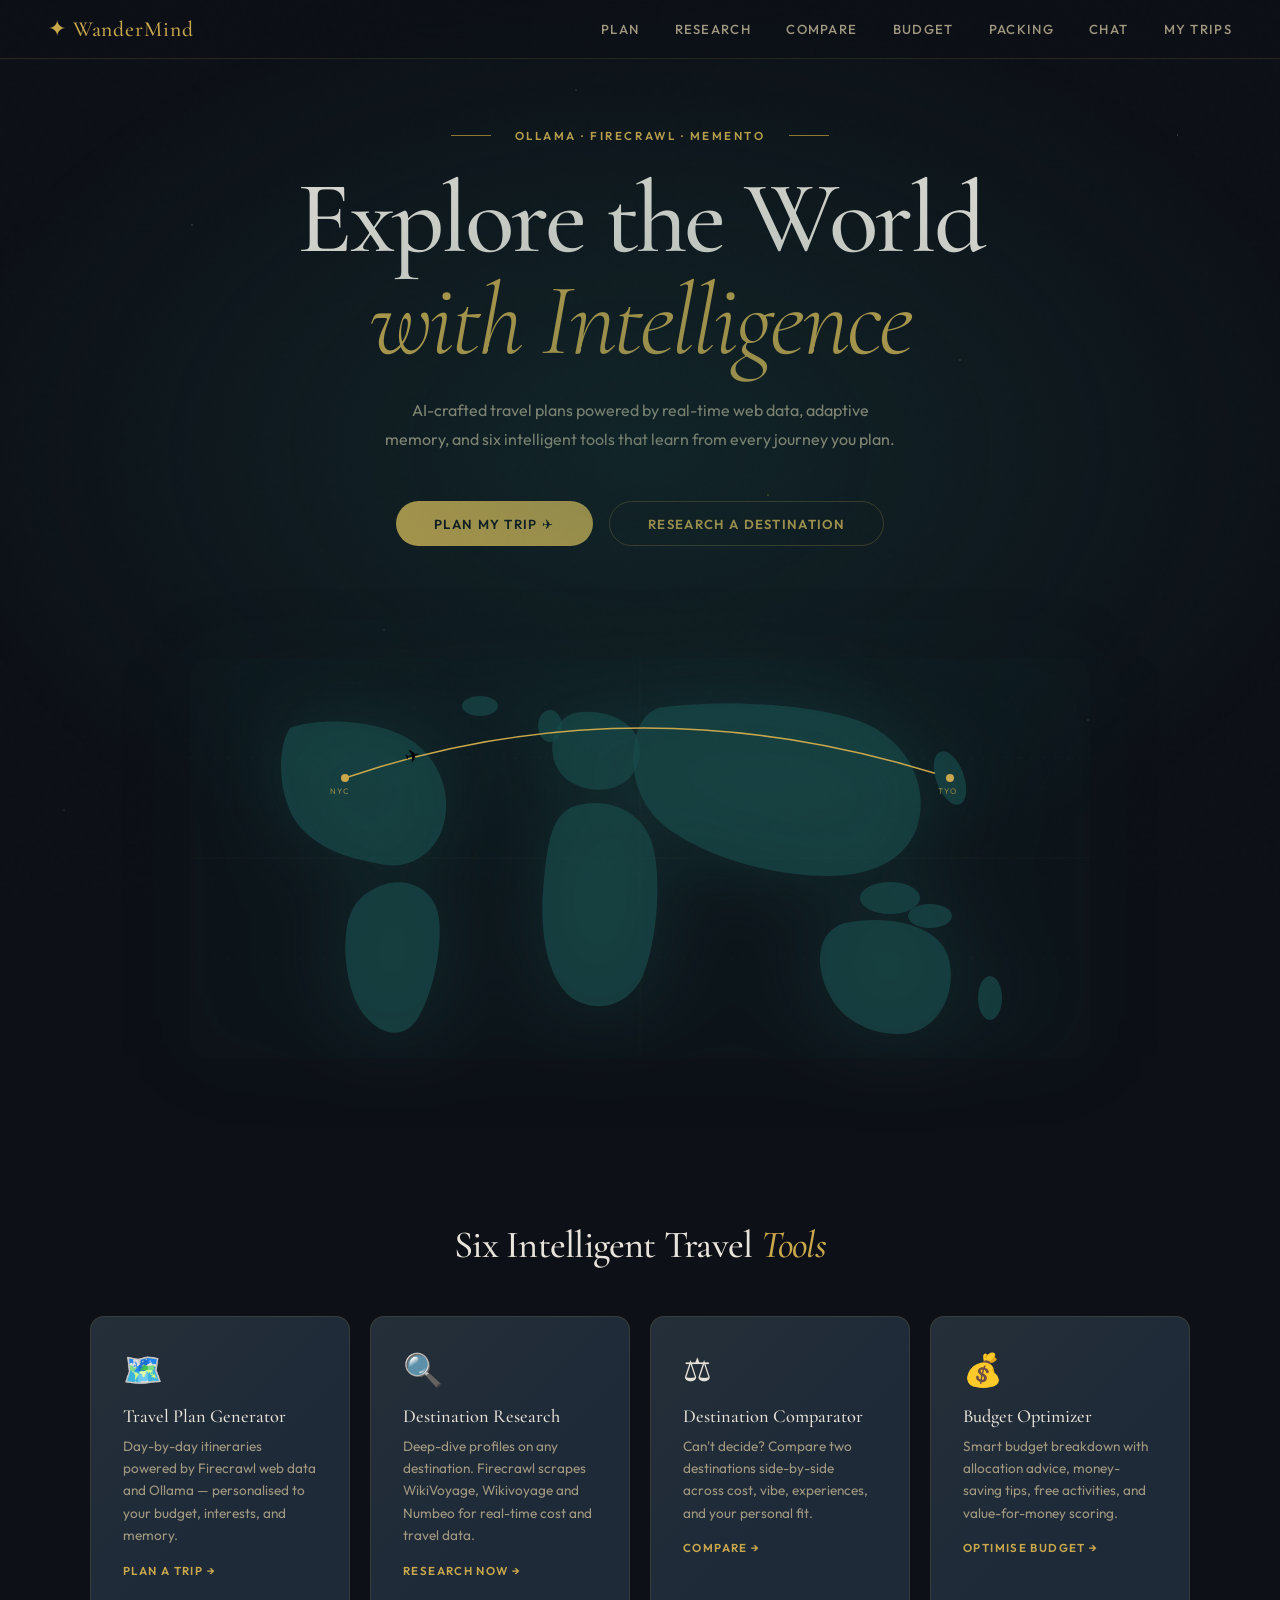
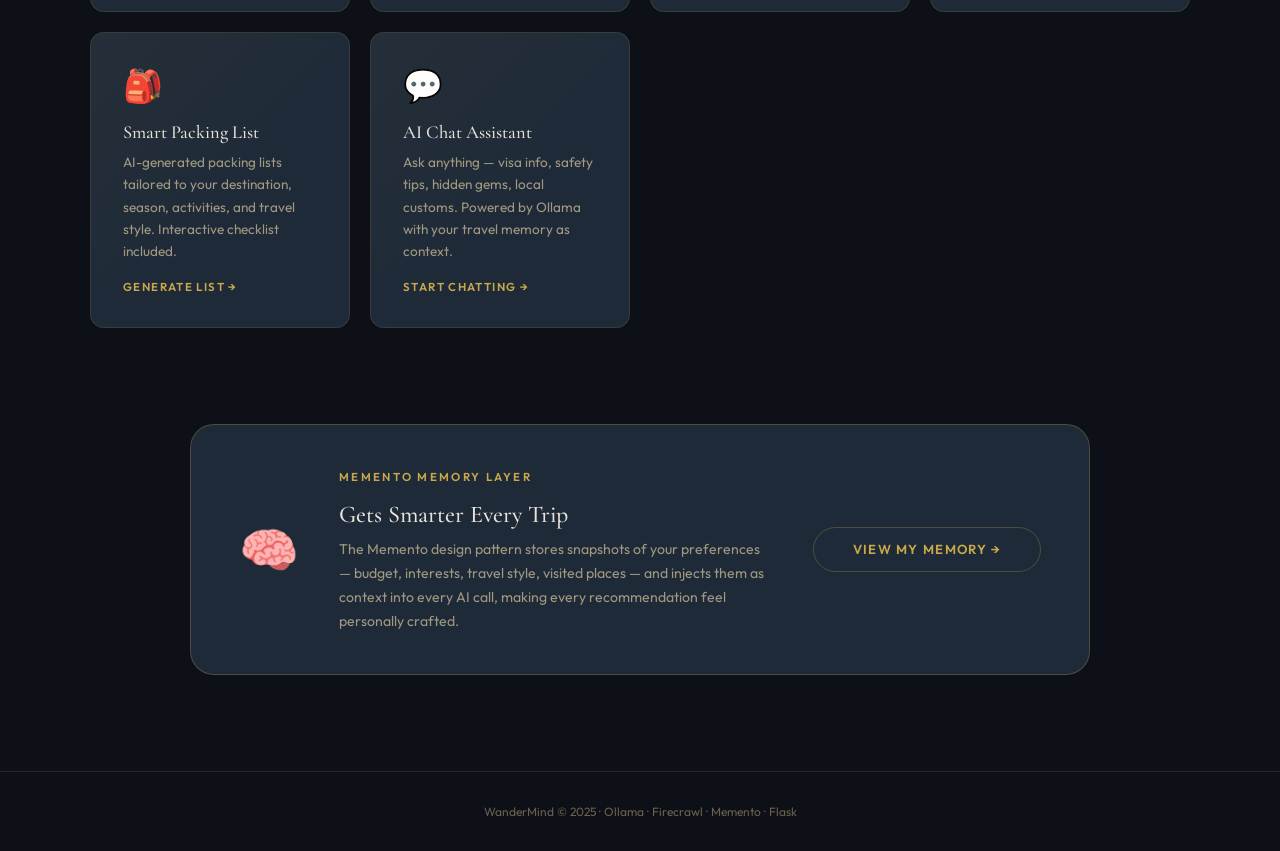
<file: templates/index.html>
<!DOCTYPE html>
<html lang="en">
<head>
  <meta charset="UTF-8"/>
  <meta name="viewport" content="width=device-width, initial-scale=1.0"/>
  <title>WanderMind — AI Travel Intelligence</title>
  <link rel="stylesheet" href="/static/css/style.css"/>
</head>
<body class="landing-body">
  <div class="stars"></div>

  <nav class="nav">
    <div class="nav-logo">✦ WanderMind</div>
    <div class="nav-links">
      <a href="/planner">Plan</a>
      <a href="/research">Research</a>
      <a href="/compare">Compare</a>
      <a href="/budget">Budget</a>
      <a href="/packing">Packing</a>
      <a href="/chat">Chat</a>
      <a href="/trips">My Trips</a>
    </div>
  </nav>

  <section class="hero">
    <div class="hero-eyebrow">
      <span></span>Ollama · Firecrawl · Memento<span></span>
    </div>
    <h1 class="hero-title">
      <span>Explore the World</span>
      <em>with Intelligence</em>
    </h1>
    <p class="hero-sub">
      AI-crafted travel plans powered by real-time web data, adaptive memory,
      and six intelligent tools that learn from every journey you plan.
    </p>
    <div class="hero-cta">
      <a href="/planner" class="btn-gold">Plan My Trip ✈</a>
      <a href="/research" class="btn-outline">Research a Destination</a>
    </div>

    <!-- Animated World Map -->
    <div class="hero-map">
      <svg class="map-svg" viewBox="0 0 900 400" xmlns="http://www.w3.org/2000/svg">
        <rect width="900" height="400" fill="rgba(26,74,74,0.06)" rx="18"/>
        <!-- Grid -->
        <line x1="0" y1="200" x2="900" y2="200" class="grid-line"/>
        <line x1="450" y1="0" x2="450" y2="400" class="grid-line"/>
        <line x1="0" y1="100" x2="900" y2="100" class="grid-line" stroke-dasharray="3,9"/>
        <line x1="0" y1="300" x2="900" y2="300" class="grid-line" stroke-dasharray="3,9"/>
        <line x1="225" y1="0" x2="225" y2="400" class="grid-line" stroke-dasharray="3,9"/>
        <line x1="675" y1="0" x2="675" y2="400" class="grid-line" stroke-dasharray="3,9"/>
        <!-- North America -->
        <path d="M100,70 C130,58 195,62 225,85 C255,108 262,145 252,172 C242,198 218,210 196,207 C168,202 138,196 115,174 C88,150 85,92 100,70Z"
              class="continent" opacity="0.65"/>
        <!-- South America -->
        <path d="M190,228 C212,218 242,228 248,255 C254,282 244,334 228,360 C214,382 192,378 175,358 C158,338 152,296 157,268 C162,245 172,236 190,228Z"
              class="continent" opacity="0.65"/>
        <!-- Europe -->
        <path d="M385,55 C412,50 442,62 448,82 C454,102 444,124 422,130 C400,136 372,126 365,105 C358,86 365,60 385,55Z"
              class="continent" opacity="0.65"/>
        <!-- Africa -->
        <path d="M385,148 C418,138 452,153 462,185 C472,217 468,283 452,320 C436,350 405,355 382,340 C356,320 350,272 353,232 C357,196 358,156 385,148Z"
              class="continent" opacity="0.65"/>
        <!-- Asia -->
        <path d="M468,50 C535,40 648,46 688,72 C728,98 738,140 726,172 C714,202 682,218 638,218 C586,218 526,202 486,176 C450,154 440,118 444,88 C448,65 455,56 468,50Z"
              class="continent" opacity="0.65"/>
        <!-- South-East Asia islands (simplified) -->
        <ellipse cx="700" cy="240" rx="30" ry="16" class="continent" opacity="0.5"/>
        <ellipse cx="740" cy="258" rx="22" ry="12" class="continent" opacity="0.4"/>
        <!-- Australia -->
        <path d="M655,265 C698,256 748,267 758,298 C768,330 752,368 720,375 C688,380 654,365 640,338 C624,308 626,273 655,265Z"
              class="continent" opacity="0.65"/>
        <!-- New Zealand -->
        <ellipse cx="800" cy="340" rx="12" ry="22" class="continent" opacity="0.4"/>
        <!-- Japan -->
        <ellipse cx="760" cy="120" rx="14" ry="28" class="continent" opacity="0.45" transform="rotate(-20,760,120)"/>
        <!-- UK/Ireland -->
        <ellipse cx="360" cy="68" rx="12" ry="16" class="continent" opacity="0.5"/>
        <!-- Iceland -->
        <ellipse cx="290" cy="48" rx="18" ry="10" class="continent" opacity="0.35"/>

        <!-- Flight arc: NY → Tokyo -->
        <path id="mainArc" d="M155,120 Q450,20 760,120" class="flight-arc"/>
        <!-- Location dots -->
        <circle id="dotA" cx="155" cy="120" r="4" class="location-dot"/>
        <circle id="dotB" cx="760" cy="120" r="4" class="location-dot" style="animation-delay:0.6s"/>
        <!-- Animated plane -->
        <text id="mapPlane" x="155" y="120" class="plane-icon" text-anchor="middle" dominant-baseline="middle">✈</text>
        <!-- City labels -->
        <text x="140" y="136" font-size="8" fill="rgba(201,168,76,0.7)" font-family="Outfit, sans-serif" letter-spacing="1">NYC</text>
        <text x="748" y="136" font-size="8" fill="rgba(201,168,76,0.7)" font-family="Outfit, sans-serif" letter-spacing="1">TYO</text>
      </svg>
    </div>
  </section>

  <!-- Features -->
  <section class="features">
    <h2 class="features-title">Six Intelligent Travel <em>Tools</em></h2>
    <div class="features-grid">
      <div class="feat-card">
        <div class="feat-icon">🗺️</div>
        <h3>Travel Plan Generator</h3>
        <p>Day-by-day itineraries powered by Firecrawl web data and Ollama — personalised to your budget, interests, and memory.</p>
        <a href="/planner">Plan a Trip →</a>
      </div>
      <div class="feat-card">
        <div class="feat-icon">🔍</div>
        <h3>Destination Research</h3>
        <p>Deep-dive profiles on any destination. Firecrawl scrapes WikiVoyage, Wikivoyage and Numbeo for real-time cost and travel data.</p>
        <a href="/research">Research Now →</a>
      </div>
      <div class="feat-card">
        <div class="feat-icon">⚖️</div>
        <h3>Destination Comparator</h3>
        <p>Can't decide? Compare two destinations side-by-side across cost, vibe, experiences, and your personal fit.</p>
        <a href="/compare">Compare →</a>
      </div>
      <div class="feat-card">
        <div class="feat-icon">💰</div>
        <h3>Budget Optimizer</h3>
        <p>Smart budget breakdown with allocation advice, money-saving tips, free activities, and value-for-money scoring.</p>
        <a href="/budget">Optimise Budget →</a>
      </div>
      <div class="feat-card">
        <div class="feat-icon">🎒</div>
        <h3>Smart Packing List</h3>
        <p>AI-generated packing lists tailored to your destination, season, activities, and travel style. Interactive checklist included.</p>
        <a href="/packing">Generate List →</a>
      </div>
      <div class="feat-card">
        <div class="feat-icon">💬</div>
        <h3>AI Chat Assistant</h3>
        <p>Ask anything — visa info, safety tips, hidden gems, local customs. Powered by Ollama with your travel memory as context.</p>
        <a href="/chat">Start Chatting →</a>
      </div>
    </div>
  </section>

  <!-- Memory highlight -->
  <section style="padding:0 5vw 6rem; position:relative; z-index:1;">
    <div style="max-width:900px; margin:0 auto; padding:2.5rem 3rem; background:var(--surface); border:1px solid var(--border-2); border-radius:var(--r-lg); display:flex; gap:2.5rem; align-items:center; flex-wrap:wrap;">
      <div style="font-size:3rem;">🧠</div>
      <div style="flex:1; min-width:260px;">
        <div class="eyebrow">Memento Memory Layer</div>
        <h3 style="font-family:var(--ff-display); font-size:1.5rem; font-weight:500; margin-bottom:.6rem;">Gets Smarter Every Trip</h3>
        <p style="font-size:.88rem; color:var(--text-2); line-height:1.7;">The Memento design pattern stores snapshots of your preferences — budget, interests, travel style, visited places — and injects them as context into every AI call, making every recommendation feel personally crafted.</p>
      </div>
      <a href="/trips" class="btn-outline">View My Memory →</a>
    </div>
  </section>

  <footer class="footer">
    <p>WanderMind © 2025 · Ollama · Firecrawl · Memento · Flask</p>
  </footer>

  <script src="/static/js/script.js"></script>
  <script>
    // Animate plane along arc
    const arcPath = document.getElementById('mainArc');
    const plane   = document.getElementById('mapPlane');
    if (arcPath && plane) {
      let t = 0;
      const totalLen = arcPath.getTotalLength ? arcPath.getTotalLength() : 605;
      function animPlane() {
        t = (t + 0.0018) % 1;
        const pt  = arcPath.getPointAtLength(t * totalLen);
        const pt2 = arcPath.getPointAtLength(Math.min((t + 0.012), 1) * totalLen);
        const ang = Math.atan2(pt2.y - pt.y, pt2.x - pt.x) * 180 / Math.PI;
        plane.setAttribute('x', pt.x);
        plane.setAttribute('y', pt.y);
        plane.setAttribute('transform', `rotate(${ang}, ${pt.x}, ${pt.y})`);
        requestAnimationFrame(animPlane);
      }
      requestAnimationFrame(animPlane);
    }
  </script>
</body>
</html>
</file>
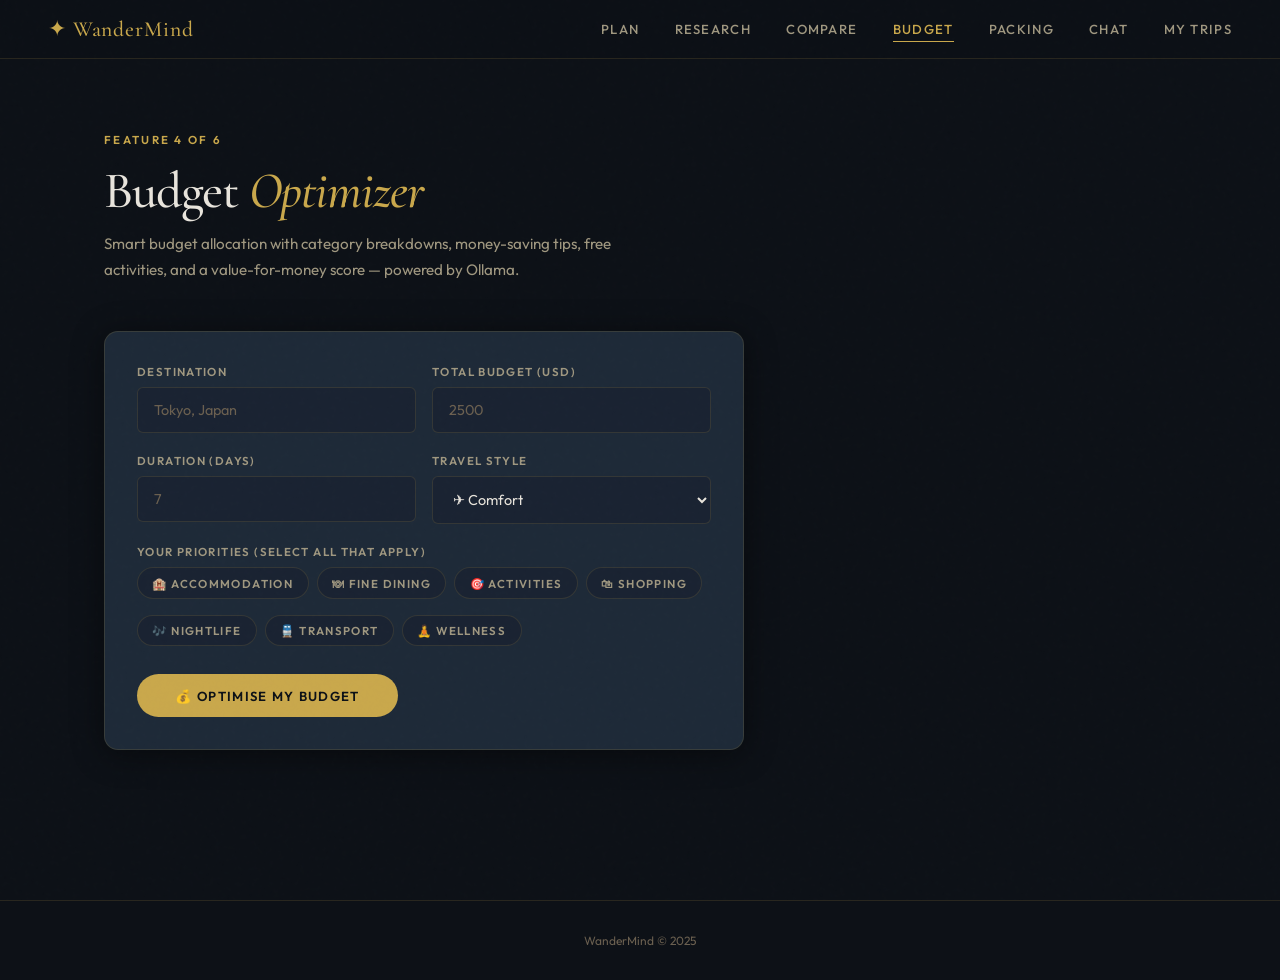
<file: templates/budget.html>
<!DOCTYPE html>
<html lang="en">
<head>
  <meta charset="UTF-8"/><meta name="viewport" content="width=device-width, initial-scale=1.0"/>
  <title>Budget Optimizer — WanderMind</title>
  <link rel="stylesheet" href="/static/css/style.css"/>
</head>
<body>
<nav class="nav">
  <a href="/" class="nav-logo">✦ WanderMind</a>
  <div class="nav-links">
    <a href="/planner">Plan</a><a href="/research">Research</a>
    <a href="/compare">Compare</a><a href="/budget" class="active">Budget</a>
    <a href="/packing">Packing</a><a href="/chat">Chat</a><a href="/trips">My Trips</a>
  </div>
</nav>

<div class="page-wrap">
  <div class="page-header">
    <div class="eyebrow">Feature 4 of 6</div>
    <h1>Budget <em>Optimizer</em></h1>
    <p>Smart budget allocation with category breakdowns, money-saving tips, free activities, and a value-for-money score — powered by Ollama.</p>
  </div>

  <div class="card" style="padding:2rem;max-width:640px;">
    <div class="form-row">
      <div class="form-group">
        <label>Destination</label>
        <input type="text" id="budgDest" placeholder="Tokyo, Japan"/>
      </div>
      <div class="form-group">
        <label>Total Budget (USD)</label>
        <input type="number" id="budgTotal" placeholder="2500" min="100"/>
      </div>
    </div>
    <div class="form-row">
      <div class="form-group">
        <label>Duration (days)</label>
        <input type="number" id="budgDuration" placeholder="7" min="1"/>
      </div>
      <div class="form-group">
        <label>Travel Style</label>
        <select id="budgStyle">
          <option value="budget">🎒 Budget</option>
          <option value="comfort" selected>✈ Comfort</option>
          <option value="luxury">💎 Luxury</option>
        </select>
      </div>
    </div>
    <div class="form-group">
      <label>Your Priorities (select all that apply)</label>
      <div class="priority-chips" id="priorityChips">
        <label class="chip"><input type="checkbox" value="accommodation"/> 🏨 Accommodation</label>
        <label class="chip"><input type="checkbox" value="fine dining"/> 🍽 Fine Dining</label>
        <label class="chip"><input type="checkbox" value="activities"/> 🎯 Activities</label>
        <label class="chip"><input type="checkbox" value="shopping"/> 🛍 Shopping</label>
        <label class="chip"><input type="checkbox" value="nightlife"/> 🎶 Nightlife</label>
        <label class="chip"><input type="checkbox" value="transport"/> 🚆 Transport</label>
        <label class="chip"><input type="checkbox" value="spa & wellness"/> 🧘 Wellness</label>
      </div>
    </div>
    <button class="btn-gold" onclick="doBudget()">💰 Optimise My Budget</button>
  </div>

  <div id="budgLoading" style="display:none;padding:3rem 0;text-align:center;">
    <div style="font-size:3rem;animation:spin 2s linear infinite;">💰</div>
    <div style="font-family:var(--ff-display);font-style:italic;color:var(--gold);margin-top:1rem;">Optimising your budget with Ollama…</div>
  </div>
  <div id="budgError" style="display:none;margin-top:2rem;max-width:600px;"><div class="error-box" id="budgErrMsg"></div></div>
  <div id="budgResult" class="budget-result" style="display:none;"></div>
</div>

<footer class="footer"><p>WanderMind © 2025</p></footer>
<script>
document.querySelectorAll('.priority-chips .chip input').forEach(cb=>{
  cb.addEventListener('change',function(){ this.closest('.chip').classList.toggle('on',this.checked); });
});

async function doBudget() {
  const dest = document.getElementById('budgDest').value.trim();
  const budget = document.getElementById('budgTotal').value;
  if(!dest||!budget){ alert('Enter destination and budget.'); return; }
  document.getElementById('budgResult').style.display='none';
  document.getElementById('budgError').style.display='none';
  document.getElementById('budgLoading').style.display='block';
  const priorities = [...document.querySelectorAll('.priority-chips input:checked')].map(c=>c.value);
  try {
    const res = await fetch('/api/budget',{method:'POST',headers:{'Content-Type':'application/json'},
      body:JSON.stringify({destination:dest,total_budget:budget,
        duration:document.getElementById('budgDuration').value||7,
        travel_style:document.getElementById('budgStyle').value,priorities})});
    const data = await res.json();
    document.getElementById('budgLoading').style.display='none';
    if(!res.ok||data.error) throw new Error(data.error);
    renderBudget(data.budget);
  } catch(err) {
    document.getElementById('budgLoading').style.display='none';
    document.getElementById('budgError').style.display='block';
    document.getElementById('budgErrMsg').textContent='⚠ '+err.message;
  }
}

function renderBudget(b) {
  const el = document.getElementById('budgResult');
  const sc = b.score||{};
  el.innerHTML = `
    <div class="budget-summary">
      <div style="display:flex;justify-content:space-between;align-items:flex-start;flex-wrap:wrap;gap:1rem;">
        <div>
          <div class="eyebrow">${b.destination||''}</div>
          <div class="budget-total">$${b.total_budget_usd||'—'}</div>
          <div class="budget-daily">≈ $${b.daily_budget_usd||'—'} per day</div>
          <p class="budget-overview-text">${b.summary||''}</p>
        </div>
        <div class="score-row">
          <div class="score-item"><div class="score-val">${sc.value_for_money||'—'}<span style="font-size:1rem;color:var(--text-3);">/10</span></div><div class="score-label">Value</div></div>
          <div class="score-item"><div class="score-val">${sc.affordability||'—'}<span style="font-size:1rem;color:var(--text-3);">/10</span></div><div class="score-label">Affordability</div></div>
          <div class="score-item"><div class="score-val">${sc.experience_quality||'—'}<span style="font-size:1rem;color:var(--text-3);">/10</span></div><div class="score-label">Experience</div></div>
        </div>
      </div>
    </div>

    <div class="section-head">📊 Budget Breakdown</div>
    <div class="breakdown-grid">
      ${(b.breakdown||[]).map(item=>`
        <div class="breakdown-item">
          <div class="breakdown-icon">${item.icon||'💰'}</div>
          <div class="breakdown-info">
            <div class="breakdown-name">${item.category||''}</div>
            <div class="breakdown-bar-track"><div class="breakdown-bar-fill" style="width:${item.percentage||0}%"></div></div>
            <div class="breakdown-tip">${item.tips||''}</div>
          </div>
          <div>
            <div class="breakdown-amt">$${item.amount_usd||0}</div>
            <div class="breakdown-pct">${item.percentage||0}%</div>
          </div>
        </div>`).join('')}
    </div>

    <div style="display:grid;grid-template-columns:1fr 1fr 1fr;gap:1.5rem;margin-top:2rem;flex-wrap:wrap;">
      <div>
        <div class="section-head" style="margin-top:0">💡 Money-Saving Tips</div>
        <ul class="sidebar-list">${(b.money_saving_tips||[]).map(t=>`<li>${t}</li>`).join('')}</ul>
      </div>
      <div>
        <div class="section-head" style="margin-top:0">🆓 Free Activities</div>
        <ul class="sidebar-list">${(b.free_activities||[]).map(a=>`<li>${a}</li>`).join('')}</ul>
      </div>
      <div>
        <div class="section-head" style="margin-top:0">⚠ Hidden Costs</div>
        <ul class="sidebar-list">${(b.hidden_costs||[]).map(c=>`<li>${c}</li>`).join('')}</ul>
      </div>
    </div>
    ${b.currency_tips?`<div style="margin-top:1.5rem;padding:1.25rem;background:rgba(201,168,76,.06);border:1px solid var(--border-2);border-radius:var(--r-md);font-size:.85rem;color:var(--text-2);">💱 ${b.currency_tips}</div>`:''}
    <div style="display:flex;gap:1rem;margin-top:2rem;flex-wrap:wrap;">
      <a href="/planner" class="btn-gold">Plan This Trip ✈</a>
    </div>
  `;
  el.style.display='block';
}
</script>
</body>
</html>
</file>
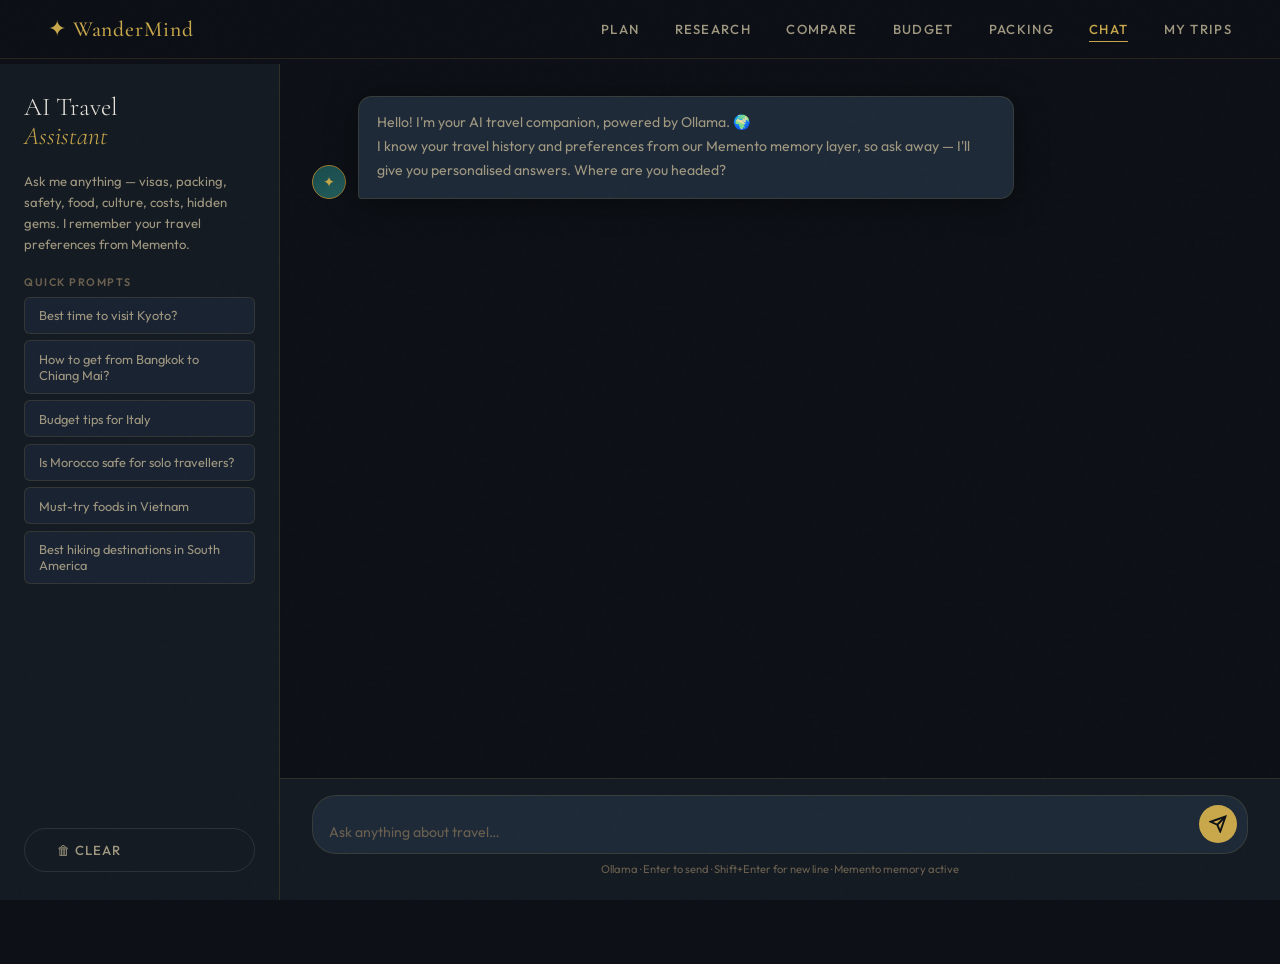
<file: templates/chat.html>
<!DOCTYPE html>
<html lang="en">
<head>
  <meta charset="UTF-8"/><meta name="viewport" content="width=device-width, initial-scale=1.0"/>
  <title>AI Chat — WanderMind</title>
  <link rel="stylesheet" href="/static/css/style.css"/>
</head>
<body>
<nav class="nav">
  <a href="/" class="nav-logo">✦ WanderMind</a>
  <div class="nav-links">
    <a href="/planner">Plan</a><a href="/research">Research</a>
    <a href="/compare">Compare</a><a href="/budget">Budget</a>
    <a href="/packing">Packing</a><a href="/chat" class="active">Chat</a><a href="/trips">My Trips</a>
  </div>
</nav>

<div class="chat-layout">
  <!-- Sidebar -->
  <div class="chat-sidebar-panel">
    <h2>AI Travel<br/><em>Assistant</em></h2>
    <p>Ask me anything — visas, packing, safety, food, culture, costs, hidden gems. I remember your travel preferences from Memento.</p>
    <div>
      <div class="quick-label">Quick Prompts</div>
      <button class="quick-btn" onclick="sendQuick(this)">Best time to visit Kyoto?</button>
      <button class="quick-btn" onclick="sendQuick(this)">How to get from Bangkok to Chiang Mai?</button>
      <button class="quick-btn" onclick="sendQuick(this)">Budget tips for Italy</button>
      <button class="quick-btn" onclick="sendQuick(this)">Is Morocco safe for solo travellers?</button>
      <button class="quick-btn" onclick="sendQuick(this)">Must-try foods in Vietnam</button>
      <button class="quick-btn" onclick="sendQuick(this)">Best hiking destinations in South America</button>
    </div>
    <button class="btn-ghost" style="width:100%;margin-top:auto;" onclick="clearChat()">🗑 Clear</button>
  </div>

  <!-- Main chat -->
  <div class="chat-main-panel">
    <div class="chat-messages-wrap" id="chatMessages">
      <div class="cmsg cmsg-ai">
        <div class="cmsg-avatar">✦</div>
        <div class="cmsg-bubble">
          <p>Hello! I'm your AI travel companion, powered by Ollama. 🌍</p>
          <p>I know your travel history and preferences from our Memento memory layer, so ask away — I'll give you personalised answers. Where are you headed?</p>
        </div>
      </div>
    </div>
    <div class="chat-input-bar">
      <div class="chat-input-inner">
        <textarea id="chatInput" placeholder="Ask anything about travel…" rows="1"
                  onkeydown="handleKey(event)" oninput="autoResize(this)"></textarea>
        <button class="send-btn" id="sendBtn" onclick="sendMessage()">
          <svg viewBox="0 0 24 24" fill="none" stroke="currentColor" stroke-width="2.5" width="18" height="18">
            <line x1="22" y1="2" x2="11" y2="13"/><polygon points="22 2 15 22 11 13 2 9 22 2"/>
          </svg>
        </button>
      </div>
      <p class="chat-hint">Ollama · Enter to send · Shift+Enter for new line · Memento memory active</p>
    </div>
  </div>
</div>

<script>
let chatHistory = [];

function autoResize(el) {
  el.style.height = 'auto';
  el.style.height = Math.min(el.scrollHeight, 140) + 'px';
}
function handleKey(e) {
  if (e.key==='Enter' && !e.shiftKey) { e.preventDefault(); sendMessage(); }
}
function sendQuick(btn) {
  document.getElementById('chatInput').value = btn.textContent;
  sendMessage();
}
function clearChat() {
  chatHistory = [];
  document.getElementById('chatMessages').innerHTML = `
    <div class="cmsg cmsg-ai">
      <div class="cmsg-avatar">✦</div>
      <div class="cmsg-bubble"><p>Chat cleared! Ask me about your next adventure. 🌏</p></div>
    </div>`;
}
function addMsg(role, text) {
  const wrap = document.getElementById('chatMessages');
  const div = document.createElement('div');
  div.className = `cmsg cmsg-${role==='user'?'user':'ai'}`;
  const formatted = text.replace(/\n\n/g,'</p><p>').replace(/\n- /g,'<br>• ').replace(/\n/g,'<br>');
  div.innerHTML = role==='user'
    ? `<div class="cmsg-bubble"><p>${formatted}</p></div>`
    : `<div class="cmsg-avatar">✦</div><div class="cmsg-bubble"><p>${formatted}</p></div>`;
  wrap.appendChild(div);
  wrap.scrollTop = wrap.scrollHeight;
}
function addTyping() {
  const wrap = document.getElementById('chatMessages');
  const div = document.createElement('div');
  div.className = 'cmsg cmsg-ai'; div.id = 'typing';
  div.innerHTML = `<div class="cmsg-avatar">✦</div><div class="cmsg-bubble typing-bubble"><span></span><span></span><span></span></div>`;
  wrap.appendChild(div); wrap.scrollTop = wrap.scrollHeight;
}
function removeTyping() { const el=document.getElementById('typing'); if(el) el.remove(); }

async function sendMessage() {
  const input = document.getElementById('chatInput');
  const text = input.value.trim();
  if(!text) return;
  input.value=''; input.style.height='auto';
  document.getElementById('sendBtn').disabled=true;
  addMsg('user', text);
  chatHistory.push({role:'user',content:text});
  addTyping();
  try {
    const res = await fetch('/api/chat',{method:'POST',headers:{'Content-Type':'application/json'},
      body:JSON.stringify({message:text,history:chatHistory.slice(-10)})});
    const data = await res.json();
    removeTyping();
    if(data.error) throw new Error(data.error);
    addMsg('assistant', data.reply);
    chatHistory.push({role:'assistant',content:data.reply});
  } catch(err) {
    removeTyping();
    addMsg('assistant','⚠ '+err.message);
  } finally {
    document.getElementById('sendBtn').disabled=false;
    document.getElementById('chatInput').focus();
  }
}
</script>
</body>
</html>
</file>
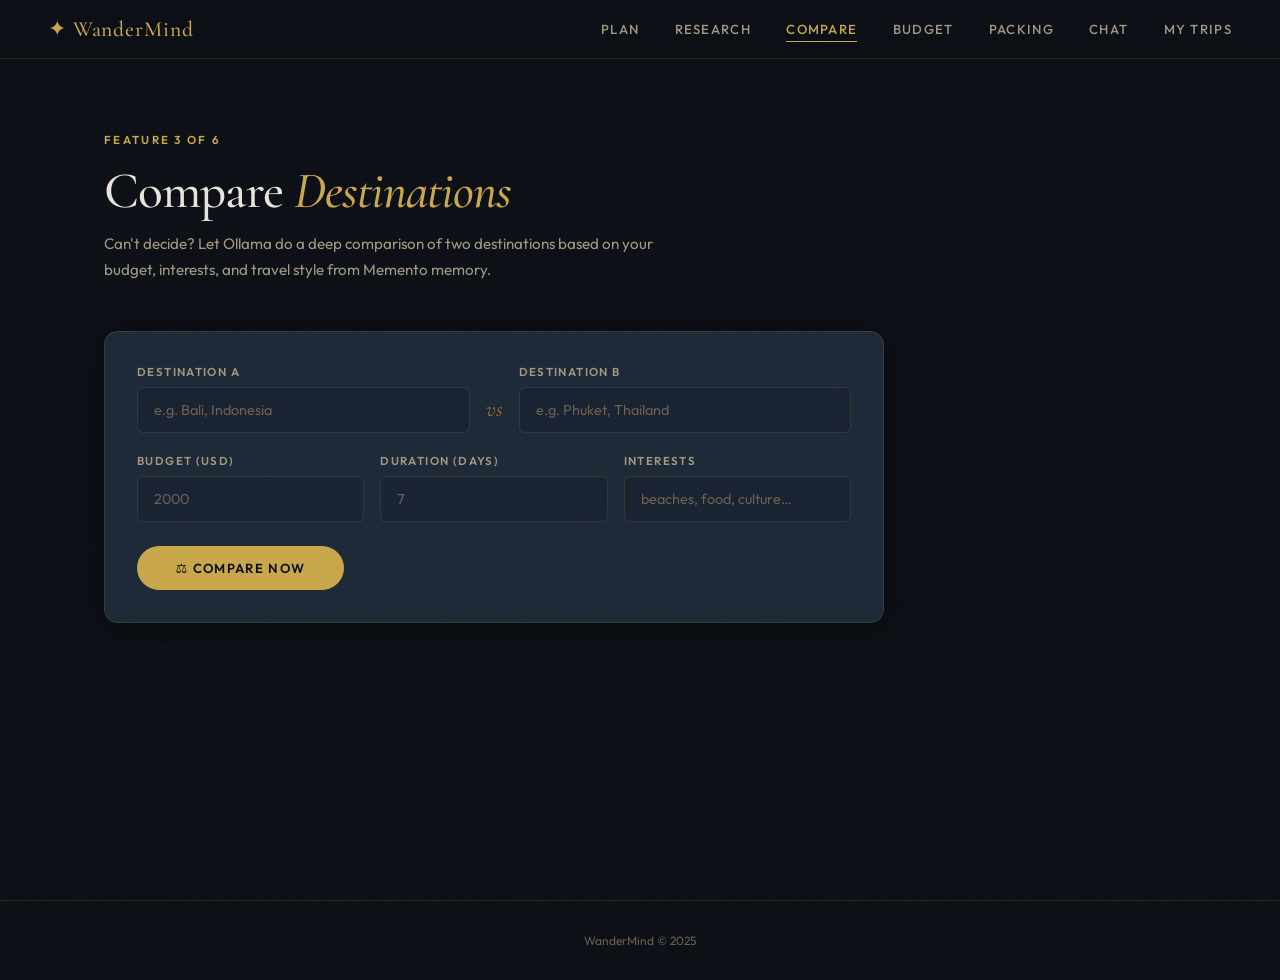
<file: templates/compare.html>
<!DOCTYPE html>
<html lang="en">
<head>
  <meta charset="UTF-8"/><meta name="viewport" content="width=device-width, initial-scale=1.0"/>
  <title>Compare Destinations — WanderMind</title>
  <link rel="stylesheet" href="/static/css/style.css"/>
</head>
<body>
<nav class="nav">
  <a href="/" class="nav-logo">✦ WanderMind</a>
  <div class="nav-links">
    <a href="/planner">Plan</a><a href="/research">Research</a>
    <a href="/compare" class="active">Compare</a><a href="/budget">Budget</a>
    <a href="/packing">Packing</a><a href="/chat">Chat</a><a href="/trips">My Trips</a>
  </div>
</nav>

<div class="page-wrap">
  <div class="page-header">
    <div class="eyebrow">Feature 3 of 6</div>
    <h1>Compare <em>Destinations</em></h1>
    <p>Can't decide? Let Ollama do a deep comparison of two destinations based on your budget, interests, and travel style from Memento memory.</p>
  </div>

  <div class="card" style="padding:2rem;max-width:780px;">
    <div class="compare-form-grid">
      <div class="form-group" style="margin:0">
        <label>Destination A</label>
        <input type="text" id="destA" placeholder="e.g. Bali, Indonesia"/>
      </div>
      <div class="compare-vs">vs</div>
      <div class="form-group" style="margin:0">
        <label>Destination B</label>
        <input type="text" id="destB" placeholder="e.g. Phuket, Thailand"/>
      </div>
    </div>
    <div style="display:grid;grid-template-columns:1fr 1fr 1fr;gap:1rem;margin-top:1.25rem;">
      <div class="form-group" style="margin:0">
        <label>Budget (USD)</label>
        <input type="number" id="cmpBudget" placeholder="2000" min="100"/>
      </div>
      <div class="form-group" style="margin:0">
        <label>Duration (days)</label>
        <input type="number" id="cmpDuration" placeholder="7" min="1"/>
      </div>
      <div class="form-group" style="margin:0">
        <label>Interests</label>
        <input type="text" id="cmpInterests" placeholder="beaches, food, culture…"/>
      </div>
    </div>
    <div style="margin-top:1.5rem;">
      <button class="btn-gold" onclick="doCompare()">⚖️ Compare Now</button>
    </div>
  </div>

  <div id="cmpLoading" style="display:none;padding:3rem 0;text-align:center;">
    <div style="font-size:3rem;animation:spin 2s linear infinite;">⚖️</div>
    <div style="font-family:var(--ff-display);font-style:italic;color:var(--gold);margin-top:1rem;">Ollama is weighing up your options…</div>
  </div>
  <div id="cmpError" style="display:none;margin-top:2rem;max-width:600px;"><div class="error-box" id="cmpErrMsg"></div></div>
  <div id="cmpResult" class="compare-result" style="display:none;"></div>
</div>

<footer class="footer"><p>WanderMind © 2025</p></footer>
<script>
async function doCompare() {
  const a = document.getElementById('destA').value.trim();
  const b = document.getElementById('destB').value.trim();
  if (!a||!b) { alert('Enter both destinations.'); return; }
  document.getElementById('cmpResult').style.display='none';
  document.getElementById('cmpError').style.display='none';
  document.getElementById('cmpLoading').style.display='block';
  try {
    const res = await fetch('/api/compare',{method:'POST',headers:{'Content-Type':'application/json'},
      body:JSON.stringify({dest_a:a,dest_b:b,budget:document.getElementById('cmpBudget').value||2000,
        duration:document.getElementById('cmpDuration').value||7,
        interests:document.getElementById('cmpInterests').value||'general travel'})});
    const data = await res.json();
    document.getElementById('cmpLoading').style.display='none';
    if(!res.ok||data.error) throw new Error(data.error);
    renderCompare(data.comparison);
  } catch(err) {
    document.getElementById('cmpLoading').style.display='none';
    document.getElementById('cmpError').style.display='block';
    document.getElementById('cmpErrMsg').textContent='⚠ '+err.message;
  }
}

function renderCompare(c) {
  const el = document.getElementById('cmpResult');
  const dA = c.destinations?.a || {};
  const dB = c.destinations?.b || {};
  el.innerHTML = `
    <div class="recommend-banner">
      <div class="recommend-banner-icon">🏆</div>
      <div>
        <h3>Recommendation: ${c.winner||'Tie'}</h3>
        <p>${c.recommendation||c.summary||''}</p>
      </div>
    </div>
    <div class="compare-cards">
      <div class="card" style="padding:2rem">
        ${c.winner===dA.name?'<div class="compare-winner-badge">✓ Recommended</div>':''}
        <div class="compare-dest-name">${dA.name||''}</div>
        <div class="compare-dest-tagline">${dA.tagline||''}</div>
        <div style="font-size:.82rem;color:var(--text-2);margin-bottom:.25rem;"><strong style="color:var(--text);">Best for:</strong> ${dA.best_for||''}</div>
        <div style="font-size:.82rem;color:var(--text-2);margin-bottom:.25rem;"><strong style="color:var(--text);">Est. cost:</strong> ${dA.estimated_cost_usd||''}</div>
        <div style="font-size:.82rem;color:var(--text-2);margin-bottom:1rem;"><strong style="color:var(--text);">Vibe:</strong> ${dA.vibe||''}</div>
        <div class="pros-cons">
          <div class="pros"><h4>Pros</h4><ul>${(dA.pros||[]).map(p=>`<li>${p}</li>`).join('')}</ul></div>
          <div class="cons"><h4>Cons</h4><ul>${(dA.cons||[]).map(c=>`<li>${c}</li>`).join('')}</ul></div>
        </div>
      </div>
      <div class="card" style="padding:2rem">
        ${c.winner===dB.name?'<div class="compare-winner-badge">✓ Recommended</div>':''}
        <div class="compare-dest-name">${dB.name||''}</div>
        <div class="compare-dest-tagline">${dB.tagline||''}</div>
        <div style="font-size:.82rem;color:var(--text-2);margin-bottom:.25rem;"><strong style="color:var(--text);">Best for:</strong> ${dB.best_for||''}</div>
        <div style="font-size:.82rem;color:var(--text-2);margin-bottom:.25rem;"><strong style="color:var(--text);">Est. cost:</strong> ${dB.estimated_cost_usd||''}</div>
        <div style="font-size:.82rem;color:var(--text-2);margin-bottom:1rem;"><strong style="color:var(--text);">Vibe:</strong> ${dB.vibe||''}</div>
        <div class="pros-cons">
          <div class="pros"><h4>Pros</h4><ul>${(dB.pros||[]).map(p=>`<li>${p}</li>`).join('')}</ul></div>
          <div class="cons"><h4>Cons</h4><ul>${(dB.cons||[]).map(c=>`<li>${c}</li>`).join('')}</ul></div>
        </div>
      </div>
    </div>
    <div class="section-head">📊 Side-by-Side Comparison</div>
    <div class="compare-table-wrap">
      <table class="compare-table">
        <thead><tr><th>Category</th><th>${dA.name||'Dest A'}</th><th>${dB.name||'Dest B'}</th></tr></thead>
        <tbody>${(c.comparison_table||[]).map(r=>`<tr><td>${r.category}</td><td>${r.dest_a}</td><td>${r.dest_b}</td></tr>`).join('')}</tbody>
      </table>
    </div>
    <div style="display:flex;gap:1rem;margin-top:2rem;flex-wrap:wrap;">
      <a href="/planner" class="btn-gold">Plan the Winner ✈</a>
    </div>
  `;
  el.style.display='block';
}
</script>
</body>
</html>
</file>
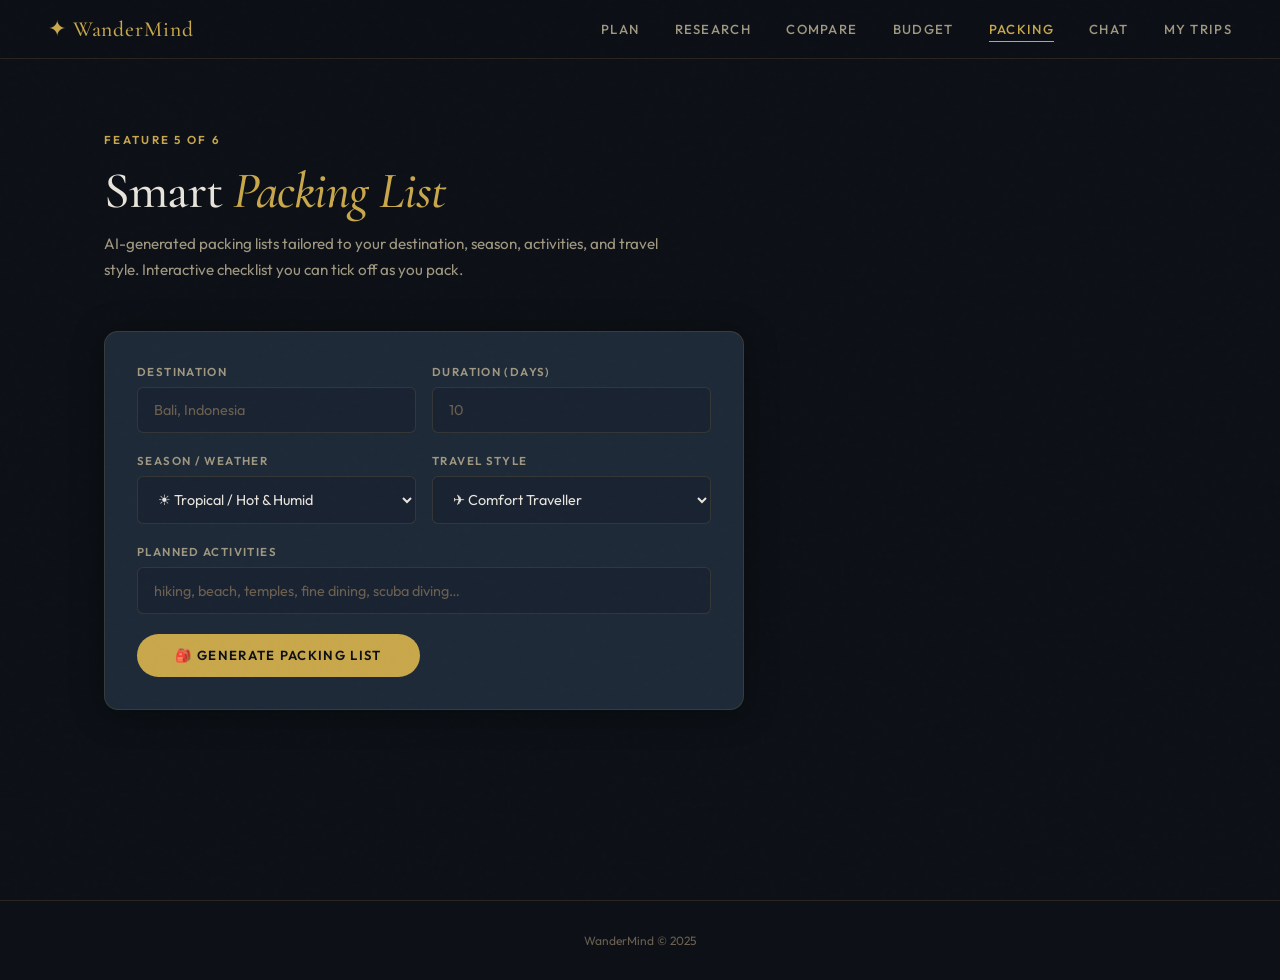
<file: templates/packing.html>
<!DOCTYPE html>
<html lang="en">
<head>
  <meta charset="UTF-8"/><meta name="viewport" content="width=device-width, initial-scale=1.0"/>
  <title>Packing List — WanderMind</title>
  <link rel="stylesheet" href="/static/css/style.css"/>
</head>
<body>
<nav class="nav">
  <a href="/" class="nav-logo">✦ WanderMind</a>
  <div class="nav-links">
    <a href="/planner">Plan</a><a href="/research">Research</a>
    <a href="/compare">Compare</a><a href="/budget">Budget</a>
    <a href="/packing" class="active">Packing</a><a href="/chat">Chat</a><a href="/trips">My Trips</a>
  </div>
</nav>

<div class="page-wrap">
  <div class="page-header">
    <div class="eyebrow">Feature 5 of 6</div>
    <h1>Smart <em>Packing List</em></h1>
    <p>AI-generated packing lists tailored to your destination, season, activities, and travel style. Interactive checklist you can tick off as you pack.</p>
  </div>

  <div class="card" style="padding:2rem;max-width:640px;">
    <div class="form-row">
      <div class="form-group">
        <label>Destination</label>
        <input type="text" id="packDest" placeholder="Bali, Indonesia"/>
      </div>
      <div class="form-group">
        <label>Duration (days)</label>
        <input type="number" id="packDuration" placeholder="10" min="1"/>
      </div>
    </div>
    <div class="form-row">
      <div class="form-group">
        <label>Season / Weather</label>
        <select id="packSeason">
          <option value="tropical / hot & humid">☀️ Tropical / Hot & Humid</option>
          <option value="summer / warm">🌤 Summer / Warm</option>
          <option value="spring / mild">🌸 Spring / Mild</option>
          <option value="autumn / cool">🍂 Autumn / Cool</option>
          <option value="winter / cold">❄️ Winter / Cold</option>
          <option value="rainy season">🌧 Rainy Season</option>
          <option value="mixed / variable">🌦 Mixed / Variable</option>
        </select>
      </div>
      <div class="form-group">
        <label>Travel Style</label>
        <select id="packStyle">
          <option value="budget backpacker">🎒 Budget Backpacker</option>
          <option value="comfort traveller" selected>✈ Comfort Traveller</option>
          <option value="business traveller">💼 Business Traveller</option>
          <option value="luxury traveller">💎 Luxury Traveller</option>
        </select>
      </div>
    </div>
    <div class="form-group">
      <label>Planned Activities</label>
      <input type="text" id="packActivities" placeholder="hiking, beach, temples, fine dining, scuba diving…"/>
    </div>
    <button class="btn-gold" onclick="doPacking()">🎒 Generate Packing List</button>
  </div>

  <div id="packLoading" style="display:none;padding:3rem 0;text-align:center;">
    <div style="font-size:3rem;animation:spin 1.5s linear infinite;">🎒</div>
    <div style="font-family:var(--ff-display);font-style:italic;color:var(--gold);margin-top:1rem;">Packing your virtual bag…</div>
  </div>
  <div id="packError" style="display:none;margin-top:2rem;max-width:600px;"><div class="error-box" id="packErrMsg"></div></div>
  <div id="packResult" class="packing-result" style="display:none;"></div>
</div>

<footer class="footer"><p>WanderMind © 2025</p></footer>
<script>
async function doPacking() {
  const dest = document.getElementById('packDest').value.trim();
  if(!dest){ document.getElementById('packDest').classList.add('shake'); setTimeout(()=>document.getElementById('packDest').classList.remove('shake'),500); return; }
  document.getElementById('packResult').style.display='none';
  document.getElementById('packError').style.display='none';
  document.getElementById('packLoading').style.display='block';
  try {
    const res = await fetch('/api/packing',{method:'POST',headers:{'Content-Type':'application/json'},
      body:JSON.stringify({destination:dest,duration:document.getElementById('packDuration').value||7,
        season:document.getElementById('packSeason').value,
        travel_style:document.getElementById('packStyle').value,
        activities:document.getElementById('packActivities').value||'general sightseeing'})});
    const data = await res.json();
    document.getElementById('packLoading').style.display='none';
    if(!res.ok||data.error) throw new Error(data.error);
    renderPacking(data.packing);
  } catch(err) {
    document.getElementById('packLoading').style.display='none';
    document.getElementById('packError').style.display='block';
    document.getElementById('packErrMsg').textContent='⚠ '+err.message;
  }
}

function renderPacking(p) {
  const el = document.getElementById('packResult');
  const checked = {count:0, total:0};
  el.innerHTML = `
    <div class="packing-stats">
      <div class="pstat"><span class="pstat-val">${p.total_items||'—'}</span><span class="pstat-label">Total Items</span></div>
      <div class="pstat"><span class="pstat-val" id="checkedCount">0</span><span class="pstat-label">Packed</span></div>
      <div class="pstat"><span class="pstat-val">${(p.categories||[]).length}</span><span class="pstat-label">Categories</span></div>
    </div>
    <div style="display:flex;gap:1rem;flex-wrap:wrap;margin-bottom:2rem;">
      <div style="flex:1;min-width:240px;padding:1rem 1.25rem;background:var(--surface);border:1px solid var(--border);border-radius:var(--r-md);">
        <div style="font-size:.7rem;font-weight:600;letter-spacing:.1em;text-transform:uppercase;color:var(--text-3);margin-bottom:.4rem;">Bag Size Guide</div>
        <div style="font-size:.85rem;color:var(--text-2);">${p.size_guide||'—'}</div>
      </div>
      <div style="flex:1;min-width:240px;padding:1rem 1.25rem;background:var(--surface);border:1px solid var(--border);border-radius:var(--r-md);">
        <div style="font-size:.7rem;font-weight:600;letter-spacing:.1em;text-transform:uppercase;color:var(--text-3);margin-bottom:.4rem;">Airline Tips</div>
        <div style="font-size:.85rem;color:var(--text-2);">${p.airline_tips||'—'}</div>
      </div>
    </div>
    <div class="packing-categories" id="packCats"></div>
    ${(p.destination_specific||[]).length ? `
    <div class="section-head" style="margin-top:2rem;">📍 Destination-Specific Essentials</div>
    <div class="tag-cloud">${p.destination_specific.map(i=>`<span class="tag">${i}</span>`).join('')}</div>` : ''}
    ${(p.things_to_leave_behind||[]).length ? `
    <div class="section-head">🚫 Leave These Behind</div>
    <div class="tag-cloud">${p.things_to_leave_behind.map(i=>`<span class="tag" style="border-color:rgba(224,112,112,.3);color:#E07070;">${i}</span>`).join('')}</div>` : ''}
  `;

  // Render categories
  const catsEl = document.getElementById('packCats');
  (p.categories||[]).forEach(cat=>{
    const div = document.createElement('div');
    div.className = 'packing-cat';
    div.innerHTML = `
      <div class="packing-cat-header">
        <span class="packing-cat-icon">${cat.icon||'📦'}</span>
        <span class="packing-cat-name">${cat.name||''}</span>
        <span style="margin-left:auto;font-size:.72rem;color:var(--text-3);">${(cat.items||[]).length} items</span>
      </div>
      ${(cat.items||[]).map(item=>`
        <div class="packing-item">
          <div class="packing-check" onclick="toggleCheck(this)"></div>
          <div class="packing-item-content">
            <div class="packing-item-name">
              ${item.item||''}
              ${item.essential?'<span class="essential-badge">Essential</span>':''}
            </div>
            ${item.quantity?`<div class="packing-item-qty">Qty: ${item.quantity}</div>`:''}
            ${item.tip?`<div class="packing-item-tip">${item.tip}</div>`:''}
          </div>
        </div>`).join('')}
    `;
    catsEl.appendChild(div);
  });
  el.style.display='block';
}

function toggleCheck(el) {
  el.classList.toggle('checked');
  const total = document.querySelectorAll('.packing-check').length;
  const done  = document.querySelectorAll('.packing-check.checked').length;
  const cc = document.getElementById('checkedCount');
  if(cc) cc.textContent = done;
}
</script>
</body>
</html>
</file>
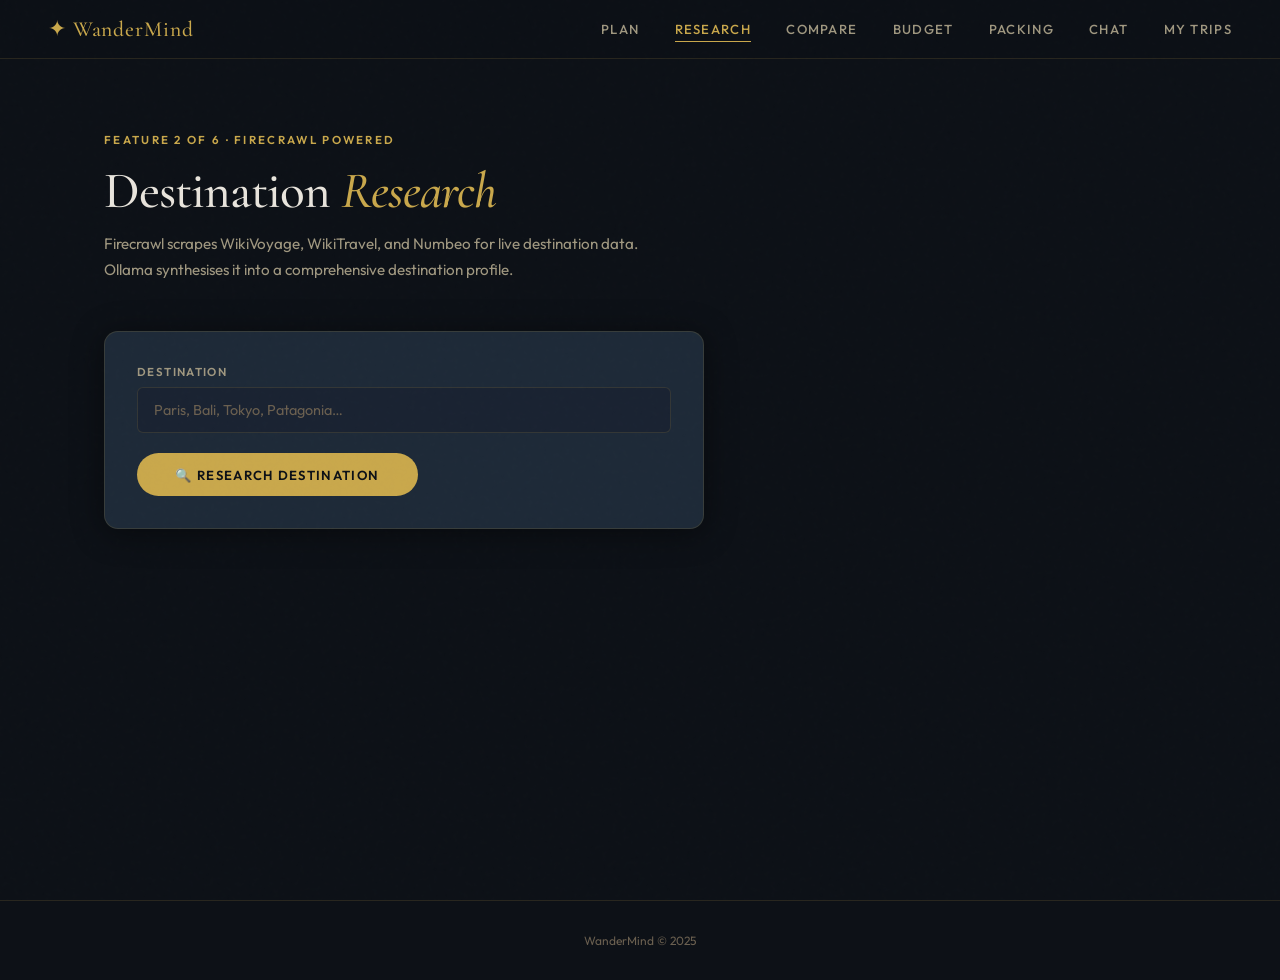
<file: templates/research.html>
<!DOCTYPE html>
<html lang="en">
<head>
  <meta charset="UTF-8"/><meta name="viewport" content="width=device-width, initial-scale=1.0"/>
  <title>Destination Research — WanderMind</title>
  <link rel="stylesheet" href="/static/css/style.css"/>
</head>
<body>
<nav class="nav">
  <a href="/" class="nav-logo">✦ WanderMind</a>
  <div class="nav-links">
    <a href="/planner">Plan</a><a href="/research" class="active">Research</a>
    <a href="/compare">Compare</a><a href="/budget">Budget</a>
    <a href="/packing">Packing</a><a href="/chat">Chat</a><a href="/trips">My Trips</a>
  </div>
</nav>

<div class="page-wrap">
  <div class="page-header">
    <div class="eyebrow">Feature 2 of 6 · Firecrawl Powered</div>
    <h1>Destination <em>Research</em></h1>
    <p>Firecrawl scrapes WikiVoyage, WikiTravel, and Numbeo for live destination data. Ollama synthesises it into a comprehensive destination profile.</p>
  </div>

  <div class="research-form card" style="padding:2rem;max-width:600px;">
    <div class="form-group">
      <label>Destination</label>
      <input type="text" id="researchDest" placeholder="Paris, Bali, Tokyo, Patagonia…"/>
    </div>
    <div style="display:flex;gap:.75rem;margin-top:1rem;">
      <button class="btn-gold" onclick="doResearch()">🔍 Research Destination</button>
      <button class="btn-ghost" id="clearBtn" onclick="clearResearch()" style="display:none">Clear</button>
    </div>
  </div>

  <!-- Loading -->
  <div id="resLoading" style="display:none;padding:3rem 0;text-align:center;">
    <div style="font-size:3rem;animation:spin 3s linear infinite;">🌐</div>
    <div style="font-family:var(--ff-display);font-style:italic;color:var(--gold);margin-top:1rem;">
      Firecrawl is collecting live data…
    </div>
    <div style="font-size:.82rem;color:var(--text-3);margin-top:.5rem;" id="scrapeStatus">Connecting to WikiVoyage…</div>
  </div>

  <!-- Error -->
  <div id="resError" style="display:none;margin-top:2rem;max-width:600px;">
    <div class="error-box" id="resErrorMsg"></div>
  </div>

  <!-- Result -->
  <div id="resResult" class="research-result" style="display:none;"></div>
</div>

<footer class="footer"><p>WanderMind © 2025</p></footer>

<script>
let scrapeTimer;

async function doResearch() {
  const dest = document.getElementById('researchDest').value.trim();
  if (!dest) { document.getElementById('researchDest').classList.add('shake'); setTimeout(()=>document.getElementById('researchDest').classList.remove('shake'),500); return; }

  document.getElementById('resResult').style.display = 'none';
  document.getElementById('resError').style.display = 'none';
  document.getElementById('resLoading').style.display = 'block';
  document.getElementById('clearBtn').style.display = 'none';

  // Animate scrape status messages
  const msgs = ['Connecting to WikiVoyage…','Scraping travel guide…','Fetching cost data from Numbeo…','Analysing with Ollama…'];
  let mi = 0;
  scrapeTimer = setInterval(()=>{
    document.getElementById('scrapeStatus').textContent = msgs[mi % msgs.length];
    mi++;
  }, 2200);

  try {
    const res = await fetch('/api/research', {
      method:'POST', headers:{'Content-Type':'application/json'},
      body: JSON.stringify({ destination: dest })
    });
    const data = await res.json();
    clearInterval(scrapeTimer);
    document.getElementById('resLoading').style.display = 'none';
    if (!res.ok || data.error) throw new Error(data.error);
    renderResearch(data.profile);
    document.getElementById('clearBtn').style.display = 'inline-flex';
  } catch(err) {
    clearInterval(scrapeTimer);
    document.getElementById('resLoading').style.display = 'none';
    document.getElementById('resError').style.display = 'block';
    document.getElementById('resErrorMsg').textContent = '⚠ ' + err.message;
  }
}

function clearResearch() {
  document.getElementById('resResult').style.display = 'none';
  document.getElementById('resError').style.display = 'none';
  document.getElementById('clearBtn').style.display = 'none';
  document.getElementById('researchDest').value = '';
}

function renderResearch(p) {
  const el = document.getElementById('resResult');
  el.style.display = 'block';
  const srcBadge = p.data_sources > 0
    ? `<span class="status-badge status-live">● ${p.data_sources} Live Source${p.data_sources>1?'s':''} via Firecrawl</span>`
    : `<span class="status-badge status-fallback">◌ AI Knowledge</span>`;

  el.innerHTML = `
    <div class="research-header">
      <div style="display:flex;align-items:center;gap:1rem;flex-wrap:wrap;margin-bottom:.75rem;">
        ${srcBadge}
      </div>
      <h2>${p.destination||''} <em>— ${p.tagline||''}</em></h2>
      <p class="research-tagline">${p.overview||''}</p>
      <div style="display:flex;gap:1.5rem;margin-top:1.25rem;flex-wrap:wrap;">
        <div><span style="font-size:.68rem;font-weight:600;letter-spacing:.1em;text-transform:uppercase;color:var(--text-3);">Best Time</span><div style="font-size:.88rem;color:var(--text-2);margin-top:.2rem;">${p.best_time_to_visit||'—'}</div></div>
        <div><span style="font-size:.68rem;font-weight:600;letter-spacing:.1em;text-transform:uppercase;color:var(--text-3);">Climate</span><div style="font-size:.88rem;color:var(--text-2);margin-top:.2rem;">${p.climate||'—'}</div></div>
        <div><span style="font-size:.68rem;font-weight:600;letter-spacing:.1em;text-transform:uppercase;color:var(--text-3);">Safety</span><div style="font-size:.88rem;color:var(--text-2);margin-top:.2rem;">${p.safety_rating||'—'}</div></div>
        <div><span style="font-size:.68rem;font-weight:600;letter-spacing:.1em;text-transform:uppercase;color:var(--text-3);">Visa</span><div style="font-size:.88rem;color:var(--text-2);margin-top:.2rem;">${p.visa_info||'—'}</div></div>
      </div>
    </div>

    <!-- Budget Tiers -->
    <div class="section-head">💰 Budget Tiers</div>
    <div class="budget-tiers">
      ${Object.entries(p.budget_tiers||{}).map(([k,v])=>`
        <div class="tier-card">
          <div class="tier-name">${k}</div>
          <div class="tier-price">${v.daily_usd||'—'} <span style="font-size:1rem;color:var(--text-3);">/day</span></div>
          <div class="tier-detail">${v.stays||''}<br>${v.food||''}</div>
        </div>`).join('')}
    </div>

    <!-- Top Experiences -->
    <div class="section-head">✨ Top Experiences</div>
    <div class="exp-grid">
      ${(p.top_experiences||[]).map(e=>`
        <div class="exp-card">
          <div class="exp-name">${e.name||''}</div>
          <div class="exp-desc">${e.description||''}</div>
          <div class="exp-cost">${e.cost||''}</div>
        </div>`).join('')}
    </div>

    <!-- Neighbourhoods -->
    ${(p.neighbourhoods||[]).length ? `
    <div class="section-head">🏘 Neighbourhoods</div>
    <div style="display:grid;grid-template-columns:repeat(auto-fill,minmax(240px,1fr));gap:1rem;">
      ${p.neighbourhoods.map(n=>`
        <div class="card" style="padding:1.25rem;">
          <div style="font-family:var(--ff-display);font-size:1rem;font-weight:500;color:var(--text);margin-bottom:.25rem;">${n.name}</div>
          <div style="font-size:.78rem;color:var(--gold);margin-bottom:.35rem;font-style:italic;">${n.vibe||''}</div>
          <div style="font-size:.82rem;color:var(--text-2);">${n.best_for||''}</div>
        </div>`).join('')}
    </div>` : ''}

    <!-- Hidden Gems -->
    <div class="section-head">💎 Hidden Gems</div>
    <div class="tag-cloud">
      ${(p.hidden_gems||[]).map(g=>`<span class="tag">${g}</span>`).join('')}
    </div>

    <!-- Cuisine -->
    <div class="section-head">🍽 Cuisine Highlights</div>
    <div class="tag-cloud">
      ${(p.cuisine_highlights||[]).map(c=>`<span class="tag">${c}</span>`).join('')}
    </div>

    <!-- Cultural Etiquette -->
    ${(p.cultural_etiquette||[]).length ? `
    <div class="section-head">🙏 Cultural Etiquette</div>
    <div style="display:grid;grid-template-columns:repeat(auto-fill,minmax(280px,1fr));gap:.75rem;">
      ${p.cultural_etiquette.map(e=>`
        <div style="padding:.75rem 1rem;background:var(--bg-3);border:1px solid var(--border);border-radius:var(--r-sm);font-size:.82rem;color:var(--text-2);">
          ${e}
        </div>`).join('')}
    </div>` : ''}

    <!-- Useful Phrases -->
    ${(p.useful_phrases||[]).length ? `
    <div class="section-head">🗣 Useful Phrases</div>
    <div class="phrases-grid">
      ${p.useful_phrases.map(ph=>`
        <div class="phrase-card">
          <div class="phrase-text">${ph.phrase||''}</div>
          <div class="phrase-meaning">${ph.meaning||''}</div>
        </div>`).join('')}
    </div>` : ''}

    <!-- Getting Around -->
    <div class="section-head">🚇 Transport</div>
    <div style="display:grid;grid-template-columns:1fr 1fr;gap:1rem;">
      <div class="card" style="padding:1.25rem;">
        <div style="font-size:.72rem;font-weight:600;letter-spacing:.1em;text-transform:uppercase;color:var(--text-3);margin-bottom:.5rem;">Getting There</div>
        <div style="font-size:.85rem;color:var(--text-2);">${p.getting_there||'—'}</div>
      </div>
      <div class="card" style="padding:1.25rem;">
        <div style="font-size:.72rem;font-weight:600;letter-spacing:.1em;text-transform:uppercase;color:var(--text-3);margin-bottom:.5rem;">Getting Around</div>
        <div style="font-size:.85rem;color:var(--text-2);">${p.getting_around||'—'}</div>
      </div>
    </div>

    <div style="display:flex;gap:1rem;margin-top:2.5rem;flex-wrap:wrap;">
      <a href="/planner" class="btn-gold">Plan a Trip There ✈</a>
      <a href="/compare" class="btn-outline">Compare Destinations</a>
    </div>
  `;
}

document.getElementById('researchDest').addEventListener('keydown', e => {
  if (e.key === 'Enter') doResearch();
});
</script>
</body>
</html>
</file>
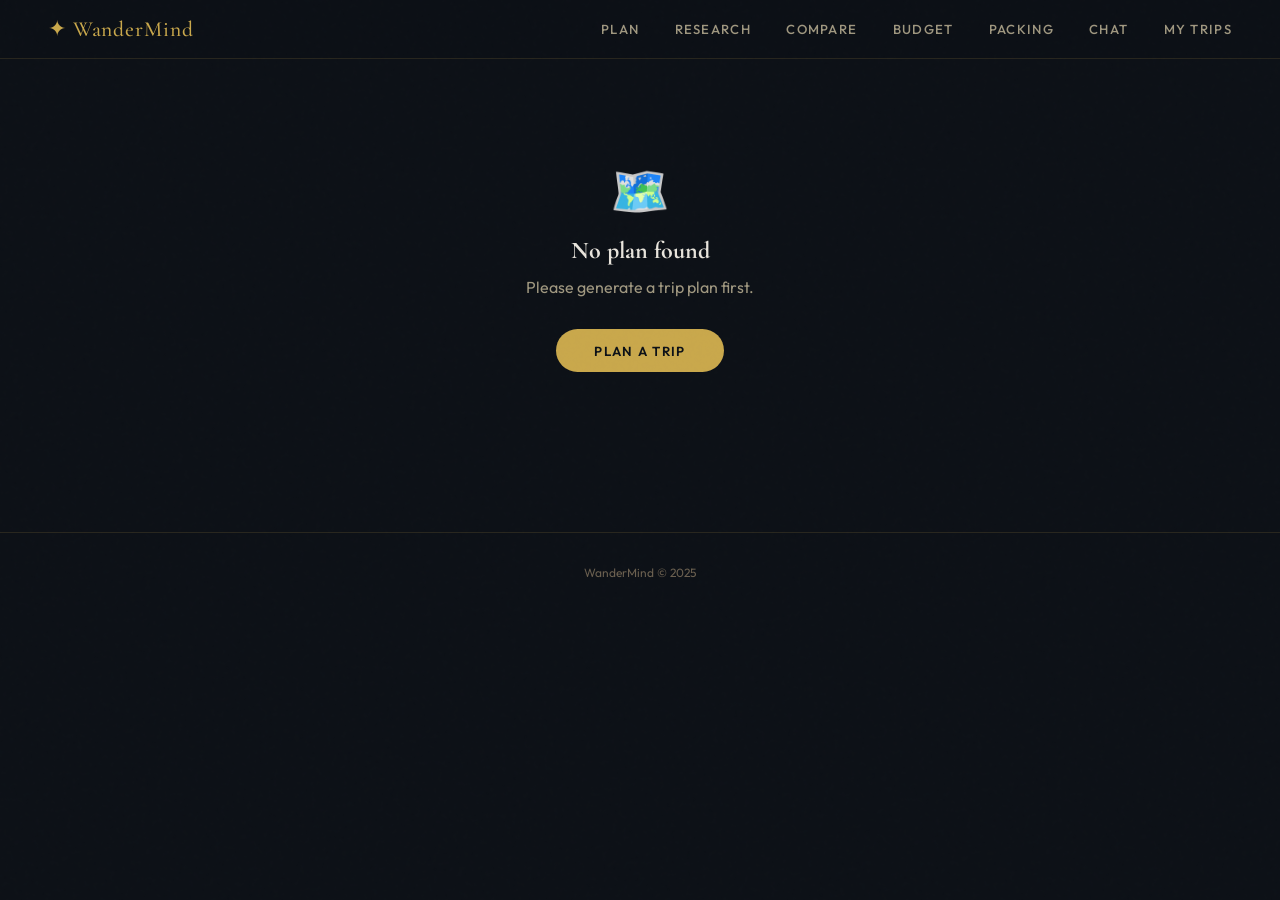
<file: templates/result.html>
<!DOCTYPE html>
<html lang="en">
<head>
  <meta charset="UTF-8"/><meta name="viewport" content="width=device-width, initial-scale=1.0"/>
  <title>Your Itinerary — WanderMind</title>
  <link rel="stylesheet" href="/static/css/style.css"/>
</head>
<body>
<nav class="nav">
  <a href="/" class="nav-logo">✦ WanderMind</a>
  <div class="nav-links">
    <a href="/planner">Plan</a><a href="/research">Research</a>
    <a href="/compare">Compare</a><a href="/budget">Budget</a>
    <a href="/packing">Packing</a><a href="/chat">Chat</a><a href="/trips">My Trips</a>
  </div>
</nav>

<div id="noData" style="display:none; padding:10rem 5vw; text-align:center;">
  <div style="font-size:3rem; margin-bottom:1rem;">🗺️</div>
  <h2 style="font-family:var(--ff-display); color:var(--text); margin-bottom:.75rem;">No plan found</h2>
  <p style="color:var(--text-2); margin-bottom:2rem;">Please generate a trip plan first.</p>
  <a href="/planner" class="btn-gold">Plan a Trip</a>
</div>

<div id="planContent">
  <!-- Hero -->
  <div class="result-hero-band">
    <div class="result-route" id="routeLine"></div>
    <div class="result-dest-title" id="destTitle"></div>
    <p class="result-overview" id="planOverview"></p>
    <div style="display:flex; gap:1rem; margin-top:1.25rem; flex-wrap:wrap; align-items:center;">
      <span id="fcStatus"></span>
      <span id="highlightTags"></span>
    </div>
  </div>

  <!-- Stats -->
  <div class="result-stats" id="resultStats"></div>

  <!-- Flight strip -->
  <div class="flight-strip">
    <svg class="flight-strip-svg" viewBox="0 0 800 50" preserveAspectRatio="none">
      <path id="stripArc" d="M20,25 Q400,5 780,25" fill="none"
            stroke="rgba(201,168,76,0.4)" stroke-width="1.5" stroke-dasharray="5,4"/>
      <circle cx="20" cy="25" r="4" fill="var(--gold)"/>
      <circle cx="780" cy="25" r="4" fill="var(--gold)"/>
      <text id="stripPlane" x="20" y="25" font-size="16" text-anchor="middle"
            dominant-baseline="middle" style="filter:drop-shadow(0 0 5px rgba(201,168,76,.7))">✈</text>
    </svg>
    <div style="display:flex;justify-content:space-between;font-size:.72rem;font-weight:600;letter-spacing:.1em;text-transform:uppercase;color:var(--text-3);padding:.25rem .5rem .5rem;">
      <span id="stripOrig">Origin</span><span id="stripDest">Destination</span>
    </div>
  </div>

  <!-- Body -->
  <div class="result-body">
    <!-- Sidebar -->
    <aside id="resultSidebar"></aside>

    <!-- Main -->
    <main>
      <div class="section-label">Day-by-Day Itinerary</div>
      <div id="dayCards"></div>
    </main>
  </div>

  <!-- Actions -->
  <div style="display:flex;gap:1rem;justify-content:center;flex-wrap:wrap;padding:2rem 5vw 4rem;">
    <a href="/planner" class="btn-ghost">← New Trip</a>
    <a href="/chat" class="btn-outline">Chat with AI</a>
    <a href="/packing" class="btn-outline">Packing List 🎒</a>
    <button class="btn-ghost" onclick="window.print()">🖨 Print</button>
  </div>
</div>

<footer class="footer"><p>WanderMind © 2025</p></footer>

<script>
const plan   = JSON.parse(sessionStorage.getItem('travelPlan') || 'null');
const origin = sessionStorage.getItem('travelOrigin') || '';
const dest   = sessionStorage.getItem('travelDestination') || '';
const fcStat = sessionStorage.getItem('firecrawlStatus') || 'fallback';

if (!plan) {
  document.getElementById('noData').style.display = 'block';
  document.getElementById('planContent').style.display = 'none';
} else {
  renderPlan(plan, origin, dest);
}

function renderPlan(p, orig, dst) {
  // Route + title
  document.getElementById('routeLine').textContent = `${orig} → ${dst}`;
  document.getElementById('destTitle').textContent  = p.destination || dst;
  document.getElementById('planOverview').textContent = p.overview || '';

  // Firecrawl status
  document.getElementById('fcStatus').innerHTML = fcStat === 'live'
    ? '<span class="status-badge status-live">● Firecrawl Live Data</span>'
    : '<span class="status-badge status-fallback">◌ AI Knowledge Only</span>';

  // Highlights
  if ((p.highlights||[]).length) {
    document.getElementById('highlightTags').innerHTML =
      p.highlights.slice(0,3).map(h=>`<span class="tag">${h}</span>`).join('');
  }

  // Stats
  document.getElementById('resultStats').innerHTML = `
    <div class="rstat"><span class="rstat-val">${p.duration||'—'}</span><span class="rstat-label">Days</span></div>
    <div class="rstat"><span class="rstat-val">${p.total_budget_usd||'—'}</span><span class="rstat-label">Budget</span></div>
    <div class="rstat"><span class="rstat-val">${(p.days||[]).length}</span><span class="rstat-label">Days Planned</span></div>
    <div class="rstat"><span class="rstat-val">${(p.top_attractions||[]).length}</span><span class="rstat-label">Attractions</span></div>
  `;

  // Strip
  document.getElementById('stripOrig').textContent = orig;
  document.getElementById('stripDest').textContent  = dst;
  animStrip();

  // Sidebar
  const pi = p.practical_info || {};
  const bb = p.budget_breakdown || {};
  document.getElementById('resultSidebar').innerHTML = `
    <div class="card" style="padding:1.5rem;margin-bottom:1.25rem;">
      <div class="section-head" style="margin-top:0">🏆 Top Attractions</div>
      <ul class="sidebar-list">${(p.top_attractions||[]).map(a=>`<li>${a}</li>`).join('')}</ul>
    </div>
    <div class="card" style="padding:1.5rem;margin-bottom:1.25rem;">
      <div class="section-head" style="margin-top:0">🍽 Food Guide</div>
      <ul class="sidebar-list">${(p.food_guide||[]).map(f=>`<li>${f}</li>`).join('')}</ul>
    </div>
    <div class="card" style="padding:1.5rem;margin-bottom:1.25rem;">
      <div class="section-head" style="margin-top:0">💰 Budget Breakdown</div>
      ${Object.entries(bb).map(([k,v])=>`
        <div class="budget-bar-row" style="display:flex;align-items:center;gap:.75rem;margin-bottom:.6rem;">
          <span class="budget-bar-label" style="width:110px;font-size:.75rem;color:var(--text-2);">${k}</span>
          <div class="budget-bar-track" style="flex:1;height:5px;background:var(--bg-3);border-radius:5px;overflow:hidden;">
            <div class="budget-bar-fill" style="height:100%;background:linear-gradient(90deg,var(--gold-dk),var(--gold));width:${Math.random()*50+20}%"></div>
          </div>
          <span style="font-size:.78rem;color:var(--gold);width:70px;text-align:right;">${v}</span>
        </div>`).join('')}
    </div>
    <div class="card" style="padding:1.5rem;margin-bottom:1.25rem;">
      <div class="section-head" style="margin-top:0">ℹ Practical Info</div>
      <div class="info-grid">
        ${[['Best Time', pi.best_time],['Currency', pi.currency],['Language', pi.language],['Visa', pi.visa],['Transport', pi.transport]].filter(([,v])=>v).map(([k,v])=>`<div class="info-item"><dt>${k}</dt><dd>${v}</dd></div>`).join('')}
      </div>
    </div>
    ${(p.safety_tips||[]).length ? `
    <div class="card" style="padding:1.5rem;">
      <div class="section-head" style="margin-top:0">🛡 Safety Tips</div>
      <ul class="sidebar-list">${p.safety_tips.map(s=>`<li>${s}</li>`).join('')}</ul>
    </div>` : ''}
  `;

  // Day cards
  const container = document.getElementById('dayCards');
  (p.days||[]).forEach((d, i) => {
    const card = document.createElement('div');
    card.className = 'day-card';
    card.style.animationDelay = `${i * 0.06}s`;
    card.innerHTML = `
      <div class="day-header">
        <span class="day-num">Day ${d.day}</span>
        <span class="day-theme">${d.theme||''}</span>
        <span style="font-size:.72rem;color:var(--text-3);">${d.accommodation||''}</span>
      </div>
      <div class="day-body">
        ${['morning','afternoon','evening'].map(t=>`
          <div class="time-block">
            <span class="time-label">${t==='morning'?'🌅 Morning':t==='afternoon'?'☀️ Afternoon':'🌙 Evening'}</span>
            <div class="time-activity">${d[t]?.activity||'—'}</div>
            ${d[t]?.tip?`<div style="font-size:.75rem;color:var(--text-3);margin-top:.35rem;font-style:italic;">${d[t].tip}</div>`:''}
            ${d[t]?.cost_usd?`<span class="time-cost">${d[t].cost_usd}</span>`:''}
          </div>`).join('')}
      </div>
      ${(d.local_food||d.daily_budget_usd)?`
      <div class="day-footer">
        ${d.local_food?`<span>🍜 ${d.local_food}</span>`:''}
        ${d.daily_budget_usd?`<span>💵 Est. ${d.daily_budget_usd}/day</span>`:''}
      </div>`:''}
    `;
    container.appendChild(card);
  });
}

function animStrip() {
  const path = document.getElementById('stripArc');
  const plane = document.getElementById('stripPlane');
  const len = path.getTotalLength ? path.getTotalLength() : 760;
  let t = 0;
  function frame() {
    t = (t + 0.003) % 1;
    const pt = path.getPointAtLength(t * len);
    const pt2 = path.getPointAtLength(Math.min((t+0.01),1) * len);
    plane.setAttribute('x', pt.x);
    plane.setAttribute('y', pt.y);
    const ang = Math.atan2(pt2.y-pt.y, pt2.x-pt.x) * 180 / Math.PI;
    plane.setAttribute('transform', `rotate(${ang},${pt.x},${pt.y})`);
    requestAnimationFrame(frame);
  }
  requestAnimationFrame(frame);
}
</script>
</body>
</html>
</file>
<file: static/css/style.css>
/* ══════════════════════════════════════════════════════════════
   WanderMind — style.css
   Theme: Dark Luxury Travel · Deep Teal + Gold + Charcoal
   Fonts: Cormorant Garamond (display) + Outfit (body)
══════════════════════════════════════════════════════════════ */

@import url('https://fonts.googleapis.com/css2?family=Cormorant+Garamond:ital,wght@0,300;0,500;0,700;1,300;1,500&family=Outfit:wght@300;400;500;600&display=swap');

/* ── Tokens ────────────────────────────────────────────────── */
:root {
  --gold:        #C9A84C;
  --gold-lt:     #E8C96A;
  --gold-dk:     #9B7A2F;
  --teal:        #1A4A4A;
  --teal-lt:     #256060;
  --teal-glow:   rgba(26,74,74,.55);
  --bg:          #0D1117;
  --bg-2:        #141B22;
  --bg-3:        #1A2332;
  --surface:     #1E2A38;
  --surface-2:   #253344;
  --border:      rgba(201,168,76,.15);
  --border-2:    rgba(201,168,76,.28);
  --text:        #E8E4DC;
  --text-2:      #A09880;
  --text-3:      #6B6050;

  --ff-display:  'Cormorant Garamond', Georgia, serif;
  --ff-body:     'Outfit', system-ui, sans-serif;

  --r-sm:        6px;
  --r-md:        14px;
  --r-lg:        24px;
  --r-xl:        40px;

  --sh-gold:     0 0 24px rgba(201,168,76,.18);
  --sh-teal:     0 0 32px rgba(26,74,74,.4);
  --sh-card:     0 4px 32px rgba(0,0,0,.45);

  --t:           0.25s cubic-bezier(.4,0,.2,1);
}

/* ── Reset ──────────────────────────────────────────────────── */
*, *::before, *::after { box-sizing: border-box; margin: 0; padding: 0; }
html { scroll-behavior: smooth; }
body {
  font-family: var(--ff-body);
  background: var(--bg);
  color: var(--text);
  min-height: 100vh;
  overflow-x: hidden;
}
a { text-decoration: none; color: inherit; }
button { cursor: pointer; font-family: var(--ff-body); }
input, textarea, select { font-family: var(--ff-body); outline: none; border: none; }
ul { list-style: none; }
img { max-width: 100%; display: block; }

/* ── Noise grain overlay ────────────────────────────────────── */
body::before {
  content: '';
  position: fixed;
  inset: 0;
  background-image: url("data:image/svg+xml,%3Csvg viewBox='0 0 200 200' xmlns='http://www.w3.org/2000/svg'%3E%3Cfilter id='n'%3E%3CfeTurbulence type='fractalNoise' baseFrequency='0.85' numOctaves='4' stitchTiles='stitch'/%3E%3C/filter%3E%3Crect width='100%25' height='100%25' filter='url(%23n)' opacity='.025'/%3E%3C/svg%3E");
  pointer-events: none;
  z-index: 999;
  opacity: .4;
}

/* ── NAV ────────────────────────────────────────────────────── */
.nav {
  position: fixed; top: 0; left: 0; right: 0; z-index: 200;
  display: flex; align-items: center; justify-content: space-between;
  padding: 1rem 3rem;
  background: rgba(13,17,23,.88);
  border-bottom: 1px solid var(--border);
  backdrop-filter: blur(20px);
}
.nav-logo {
  font-family: var(--ff-display);
  font-size: 1.35rem;
  font-weight: 500;
  color: var(--gold);
  letter-spacing: .04em;
}
.nav-links { display: flex; gap: 2.2rem; align-items: center; }
.nav-links a {
  font-size: .82rem;
  font-weight: 500;
  letter-spacing: .1em;
  text-transform: uppercase;
  color: var(--text-2);
  transition: color var(--t);
  position: relative;
}
.nav-links a::after {
  content: ''; position: absolute; bottom: -5px; left: 0;
  width: 0; height: 1px; background: var(--gold);
  transition: width var(--t);
}
.nav-links a:hover, .nav-links a.active { color: var(--gold); }
.nav-links a:hover::after, .nav-links a.active::after { width: 100%; }

/* ── BUTTONS ────────────────────────────────────────────────── */
.btn-gold {
  display: inline-flex; align-items: center; gap: .5rem;
  background: var(--gold); color: var(--bg);
  font-size: .82rem; font-weight: 600;
  letter-spacing: .1em; text-transform: uppercase;
  padding: .85rem 2.4rem; border-radius: var(--r-xl);
  border: none; transition: all var(--t);
}
.btn-gold:hover {
  background: var(--gold-lt);
  transform: translateY(-2px);
  box-shadow: 0 8px 28px rgba(201,168,76,.4);
}
.btn-outline {
  display: inline-flex; align-items: center; gap: .5rem;
  background: transparent; color: var(--gold);
  font-size: .82rem; font-weight: 600;
  letter-spacing: .1em; text-transform: uppercase;
  padding: .82rem 2.4rem; border-radius: var(--r-xl);
  border: 1px solid var(--border-2); transition: all var(--t);
}
.btn-outline:hover {
  background: rgba(201,168,76,.08);
  border-color: var(--gold);
  transform: translateY(-2px);
}
.btn-ghost {
  display: inline-flex; align-items: center; gap: .5rem;
  background: transparent; color: var(--text-2);
  font-size: .82rem; font-weight: 500;
  letter-spacing: .08em; text-transform: uppercase;
  padding: .82rem 2rem; border-radius: var(--r-xl);
  border: 1px solid rgba(255,255,255,.1); transition: all var(--t);
}
.btn-ghost:hover { color: var(--text); border-color: rgba(255,255,255,.25); }

/* ── EYEBROW ────────────────────────────────────────────────── */
.eyebrow {
  display: inline-block; font-family: var(--ff-body);
  font-size: .72rem; font-weight: 600;
  letter-spacing: .2em; text-transform: uppercase;
  color: var(--gold); margin-bottom: 1rem;
}

/* ── CARD ───────────────────────────────────────────────────── */
.card {
  background: var(--surface);
  border: 1px solid var(--border);
  border-radius: var(--r-md);
  box-shadow: var(--sh-card);
}

/* ── FORM ELEMENTS ──────────────────────────────────────────── */
.form-group { margin-bottom: 1.25rem; }
.form-group label {
  display: block; font-size: .72rem; font-weight: 600;
  letter-spacing: .12em; text-transform: uppercase;
  color: var(--text-2); margin-bottom: .5rem;
}
.form-group input,
.form-group select,
.form-group textarea {
  width: 100%;
  background: var(--bg-3);
  border: 1px solid var(--border);
  border-radius: var(--r-sm);
  padding: .82rem 1rem;
  font-size: .9rem; color: var(--text);
  transition: border-color var(--t), box-shadow var(--t);
}
.form-group input:focus,
.form-group select:focus,
.form-group textarea:focus {
  border-color: var(--gold);
  box-shadow: 0 0 0 3px rgba(201,168,76,.1);
}
.form-group input::placeholder,
.form-group textarea::placeholder { color: var(--text-3); }
.form-group select option { background: var(--bg-2); }

/* ── PAGE WRAPPER ───────────────────────────────────────────── */
.page-wrap {
  padding: 8rem 5vw 5rem;
  min-height: 100vh;
  max-width: 1200px;
  margin: 0 auto;
}
.page-header { margin-bottom: 3rem; }
.page-header h1 {
  font-family: var(--ff-display);
  font-size: clamp(2rem, 4vw, 3.2rem);
  font-weight: 500; letter-spacing: -.02em;
  color: var(--text); line-height: 1.1;
  margin-bottom: .75rem;
}
.page-header h1 em { font-style: italic; color: var(--gold); }
.page-header p { font-size: .95rem; color: var(--text-2); max-width: 560px; line-height: 1.7; }

/* ══════════════════════════════════════════════════════════════
   LANDING PAGE
══════════════════════════════════════════════════════════════ */
.landing-body { background: var(--bg); }

/* Star field */
.stars {
  position: fixed; inset: 0; pointer-events: none; z-index: 0;
  background:
    radial-gradient(1px 1px at 15% 25%, rgba(255,255,255,.4) 0%, transparent 100%),
    radial-gradient(1px 1px at 45% 10%, rgba(255,255,255,.3) 0%, transparent 100%),
    radial-gradient(1px 1px at 75% 40%, rgba(255,255,255,.35) 0%, transparent 100%),
    radial-gradient(1px 1px at 30% 70%, rgba(255,255,255,.25) 0%, transparent 100%),
    radial-gradient(1px 1px at 85% 80%, rgba(255,255,255,.3) 0%, transparent 100%),
    radial-gradient(1.5px 1.5px at 60% 55%, rgba(201,168,76,.5) 0%, transparent 100%),
    radial-gradient(1px 1px at 5% 90%, rgba(255,255,255,.2) 0%, transparent 100%),
    radial-gradient(1px 1px at 92% 15%, rgba(255,255,255,.35) 0%, transparent 100%);
}

/* Hero */
.hero {
  min-height: 100vh;
  display: flex; flex-direction: column;
  align-items: center; justify-content: center;
  text-align: center;
  padding: 8rem 5vw 4rem;
  position: relative; z-index: 1;
}
.hero::before {
  content: '';
  position: absolute; inset: 0;
  background: radial-gradient(ellipse 80% 60% at 50% 40%, rgba(26,74,74,.35) 0%, transparent 70%);
  pointer-events: none;
}

.hero-eyebrow {
  display: inline-flex; align-items: center; gap: .75rem;
  font-size: .72rem; font-weight: 600;
  letter-spacing: .22em; text-transform: uppercase;
  color: var(--gold); margin-bottom: 1.5rem;
}
.hero-eyebrow::before, .hero-eyebrow::after {
  content: ''; flex: 1; width: 40px; height: 1px; background: var(--gold-dk);
}

.hero-title {
  font-family: var(--ff-display);
  font-size: clamp(3.5rem, 8vw, 7.5rem);
  font-weight: 300;
  letter-spacing: -.03em;
  line-height: 1.0;
  color: var(--text);
  margin-bottom: 1.5rem;
}
.hero-title em {
  font-style: italic; color: var(--gold);
  display: block;
}
.hero-title span { font-weight: 500; }

.hero-sub {
  font-size: 1rem; color: var(--text-2);
  max-width: 520px; margin: 0 auto 3rem;
  line-height: 1.8;
}

.hero-cta {
  display: flex; gap: 1rem; justify-content: center;
  flex-wrap: wrap; margin-bottom: 5rem;
}

/* Animated world map SVG */
.hero-map {
  width: 100%; max-width: 900px;
  position: relative; z-index: 1;
  margin-top: 2rem;
}
.map-svg { width: 100%; filter: drop-shadow(0 0 40px rgba(26,74,74,.6)); }
.continent { fill: var(--teal); opacity: .7; transition: opacity .3s; }
.continent:hover { opacity: 1; }
.grid-line { stroke: rgba(201,168,76,.08); stroke-width: 0.5; fill: none; }
.flight-arc {
  fill: none; stroke: var(--gold); stroke-width: 1.5;
  stroke-dasharray: 600; stroke-dashoffset: 600;
  animation: drawArc 3s ease forwards 1s;
}
@keyframes drawArc { to { stroke-dashoffset: 0; } }
.location-dot {
  fill: var(--gold);
  animation: dotPulse 2s ease-in-out infinite;
  transform-box: fill-box; transform-origin: center;
}
@keyframes dotPulse { 0%,100% { r: 4; opacity: 1; } 50% { r: 7; opacity: .5; } }
.plane-icon {
  font-size: 18px;
  animation: planeTravel 5s ease-in-out infinite 1.5s;
}
@keyframes planeTravel {
  0%   { transform: translate(0px,0px) rotate(10deg); }
  50%  { transform: translate(200px,-35px) rotate(5deg); }
  100% { transform: translate(400px,0px) rotate(10deg); }
}

/* Features grid */
.features { padding: 6rem 5vw; position: relative; z-index: 1; }
.features-title {
  text-align: center;
  font-family: var(--ff-display);
  font-size: clamp(1.8rem, 3vw, 2.8rem);
  font-weight: 500; letter-spacing: -.02em;
  color: var(--text); margin-bottom: 3rem;
}
.features-title em { font-style: italic; color: var(--gold); }
.features-grid {
  display: grid;
  grid-template-columns: repeat(auto-fit, minmax(260px, 1fr));
  gap: 1.25rem; max-width: 1100px; margin: 0 auto;
}
.feat-card {
  padding: 2rem;
  background: var(--surface);
  border: 1px solid var(--border);
  border-radius: var(--r-md);
  transition: all var(--t);
  position: relative; overflow: hidden;
}
.feat-card::before {
  content: ''; position: absolute; inset: 0;
  background: linear-gradient(135deg, rgba(201,168,76,.04) 0%, transparent 60%);
  pointer-events: none;
}
.feat-card:hover {
  transform: translateY(-4px);
  border-color: var(--border-2);
  box-shadow: var(--sh-gold);
}
.feat-icon { font-size: 2rem; margin-bottom: 1rem; }
.feat-card h3 {
  font-family: var(--ff-display);
  font-size: 1.15rem; font-weight: 500;
  color: var(--text); margin-bottom: .5rem;
}
.feat-card p { font-size: .85rem; color: var(--text-2); line-height: 1.65; }
.feat-card a {
  display: inline-block; margin-top: 1rem;
  font-size: .72rem; font-weight: 600;
  letter-spacing: .12em; text-transform: uppercase;
  color: var(--gold); transition: opacity var(--t);
}
.feat-card a:hover { opacity: .75; }

/* ══════════════════════════════════════════════════════════════
   PLANNER PAGE
══════════════════════════════════════════════════════════════ */
.planner-grid {
  display: grid; grid-template-columns: 1fr 1fr; gap: 3rem;
  align-items: start;
}
.planner-aside { position: sticky; top: 8rem; }
.planner-aside h2 {
  font-family: var(--ff-display);
  font-size: 2.4rem; font-weight: 300; line-height: 1.1;
  color: var(--text); margin-bottom: 1rem;
}
.planner-aside h2 em { font-style: italic; color: var(--gold); }
.planner-aside p { font-size: .9rem; color: var(--text-2); line-height: 1.7; margin-bottom: 1.5rem; }

.planner-card { padding: 2.5rem; }

.progress-bar {
  height: 2px; background: var(--surface-2); border-radius: 2px;
  margin-bottom: 2rem; overflow: hidden;
}
.progress-fill {
  height: 100%; background: var(--gold); border-radius: 2px;
  transition: width .5s ease; box-shadow: 0 0 8px rgba(201,168,76,.5);
}

.step-title {
  font-family: var(--ff-display);
  font-size: 1.4rem; font-weight: 500;
  color: var(--text); margin-bottom: 1.5rem;
}

.form-step { display: none; animation: fadeSlide .3s ease; }
.form-step.active { display: block; }
@keyframes fadeSlide {
  from { opacity: 0; transform: translateX(16px); }
  to   { opacity: 1; transform: translateX(0); }
}

.form-row { display: grid; grid-template-columns: 1fr 1fr; gap: 1rem; }

.interests-wrap { display: flex; flex-wrap: wrap; gap: .5rem; margin-top: .5rem; }
.chip {
  padding: .45rem .9rem; background: var(--bg-3);
  border: 1px solid var(--border); border-radius: var(--r-xl);
  font-size: .8rem; color: var(--text-2); cursor: pointer;
  transition: all var(--t); user-select: none;
}
.chip:hover { border-color: var(--gold-dk); color: var(--text); }
.chip.on { background: rgba(201,168,76,.12); border-color: var(--gold); color: var(--gold); }
.chip input { display: none; }

.step-actions { display: flex; justify-content: flex-end; gap: 1rem; margin-top: 1.75rem; }

/* Loading */
.loading-overlay {
  display: none; flex-direction: column;
  align-items: center; justify-content: center;
  padding: 4rem 2rem; gap: 1.5rem;
}
.loading-globe { font-size: 3.5rem; animation: spin 3s linear infinite; }
@keyframes spin { to { transform: rotate(360deg); } }
.loading-text {
  font-family: var(--ff-display); font-size: 1.2rem;
  font-style: italic; color: var(--gold); text-align: center;
}
.loading-bar {
  width: 220px; height: 3px; background: var(--surface-2);
  border-radius: 3px; overflow: hidden;
}
.loading-bar::after {
  content: ''; display: block; height: 100%;
  background: linear-gradient(90deg, transparent, var(--gold), transparent);
  animation: sweep 1.8s ease-in-out infinite;
}
@keyframes sweep {
  from { transform: translateX(-100%); }
  to   { transform: translateX(300%); }
}
.loading-steps { text-align: center; }
.loading-step {
  font-size: .78rem; color: var(--text-3);
  letter-spacing: .06em; margin-bottom: .35rem;
  transition: color .3s;
}
.loading-step.active { color: var(--gold); }

/* ══════════════════════════════════════════════════════════════
   RESULT PAGE
══════════════════════════════════════════════════════════════ */
.result-hero-band {
  padding: 8rem 5vw 3rem;
  background: linear-gradient(180deg, rgba(26,74,74,.2) 0%, transparent 100%);
  border-bottom: 1px solid var(--border);
}
.result-route {
  font-size: .72rem; font-weight: 600;
  letter-spacing: .2em; text-transform: uppercase;
  color: var(--gold); margin-bottom: .75rem;
  display: flex; align-items: center; gap: .6rem;
}
.result-dest-title {
  font-family: var(--ff-display);
  font-size: clamp(2.5rem, 6vw, 5rem);
  font-weight: 300; letter-spacing: -.03em; line-height: 1.05;
  color: var(--text); margin-bottom: 1rem;
}
.result-overview { font-size: .95rem; color: var(--text-2); line-height: 1.7; max-width: 640px; }

.result-stats {
  display: flex; gap: 3rem; padding: 2rem 5vw;
  border-bottom: 1px solid var(--border);
  background: var(--bg-2);
}
.rstat { text-align: center; }
.rstat-val {
  font-family: var(--ff-display);
  font-size: 2rem; font-weight: 500; color: var(--gold);
  display: block;
}
.rstat-label {
  font-size: .72rem; font-weight: 600; letter-spacing: .12em;
  text-transform: uppercase; color: var(--text-3);
}

/* Flight strip */
.flight-strip {
  padding: .5rem 5vw .25rem;
  background: var(--bg-2); border-bottom: 1px solid var(--border);
}
.flight-strip-svg { width: 100%; height: 50px; }

/* Main layout */
.result-body {
  display: grid; grid-template-columns: 300px 1fr;
  gap: 2rem; padding: 2.5rem 5vw; max-width: 1300px; margin: 0 auto;
}

.sidebar-section { margin-bottom: 1.5rem; }
.sidebar-section h3 {
  font-family: var(--ff-display); font-size: 1rem; font-weight: 500;
  color: var(--gold); margin-bottom: 1rem;
  display: flex; align-items: center; gap: .5rem;
}
.sidebar-list li {
  padding: .45rem 0; font-size: .85rem; color: var(--text-2);
  border-bottom: 1px solid var(--border); line-height: 1.5;
}
.sidebar-list li:last-child { border-bottom: none; }
.sidebar-list li::before { content: '→ '; color: var(--gold); font-size: .8em; }

.info-grid { display: grid; grid-template-columns: 1fr 1fr; gap: .75rem; }
.info-item dt {
  font-size: .68rem; font-weight: 600; letter-spacing: .1em;
  text-transform: uppercase; color: var(--text-3); margin-bottom: .2rem;
}
.info-item dd { font-size: .82rem; color: var(--text-2); }

/* Day cards */
.section-label {
  font-family: var(--ff-display); font-size: 1.6rem; font-weight: 500;
  color: var(--text); margin-bottom: 1.25rem; letter-spacing: -.02em;
}
.day-card {
  background: var(--surface); border: 1px solid var(--border);
  border-radius: var(--r-md); overflow: hidden;
  margin-bottom: 1.25rem;
  animation: cardIn .5s ease both;
  transition: box-shadow var(--t), transform var(--t);
}
.day-card:hover { box-shadow: var(--sh-gold); transform: translateY(-2px); }
@keyframes cardIn {
  from { opacity: 0; transform: translateY(18px); }
  to   { opacity: 1; transform: translateY(0); }
}
.day-header {
  display: flex; align-items: center; justify-content: space-between;
  padding: 1rem 1.5rem;
  background: linear-gradient(90deg, rgba(201,168,76,.08) 0%, transparent 100%);
  border-bottom: 1px solid var(--border);
}
.day-num {
  font-family: var(--ff-display); font-size: 1.1rem;
  font-weight: 500; color: var(--gold);
}
.day-theme {
  font-size: .82rem; color: var(--text-2); font-style: italic;
}
.day-body { display: grid; grid-template-columns: 1fr 1fr 1fr; }
.time-block {
  padding: 1.1rem 1.25rem;
  border-right: 1px solid var(--border);
}
.time-block:last-of-type { border-right: none; }
.time-label {
  display: block; font-size: .68rem; font-weight: 600;
  letter-spacing: .12em; text-transform: uppercase;
  color: var(--text-3); margin-bottom: .5rem;
}
.time-activity { font-size: .85rem; color: var(--text-2); line-height: 1.6; }
.time-cost {
  display: inline-block; margin-top: .5rem;
  font-size: .72rem; color: var(--gold);
  background: rgba(201,168,76,.1); padding: .15rem .5rem;
  border-radius: 20px;
}
.day-footer {
  display: flex; gap: 2rem; padding: .75rem 1.5rem;
  background: var(--bg-3); border-top: 1px solid var(--border);
  font-size: .78rem; color: var(--text-3);
}
.day-footer span { display: flex; align-items: center; gap: .35rem; }
.day-tip { grid-column: 1/-1; padding: .75rem 1.5rem; font-size: .8rem; color: var(--text-2); font-style: italic; border-top: 1px solid var(--border); background: rgba(201,168,76,.04); }

/* Budget breakdown bars */
.budget-bar-wrap { margin-top: .5rem; }
.budget-bar-row { display: flex; align-items: center; gap .75rem; margin-bottom: .6rem; }
.budget-bar-label { font-size: .78rem; color: var(--text-2); width: 110px; flex-shrink: 0; }
.budget-bar-track {
  flex: 1; height: 6px; background: var(--bg-3);
  border-radius: 6px; overflow: hidden;
}
.budget-bar-fill {
  height: 100%; background: linear-gradient(90deg, var(--gold-dk), var(--gold));
  border-radius: 6px; transition: width 1s ease;
}
.budget-bar-amt { font-size: .78rem; color: var(--gold); width: 60px; text-align: right; flex-shrink: 0; }

/* ══════════════════════════════════════════════════════════════
   RESEARCH PAGE
══════════════════════════════════════════════════════════════ */
.research-form { max-width: 600px; }
.research-result { margin-top: 3rem; }
.research-header {
  border-bottom: 1px solid var(--border); padding-bottom: 1.5rem; margin-bottom: 2rem;
}
.research-header h2 {
  font-family: var(--ff-display); font-size: 2.5rem; font-weight: 300;
  color: var(--text); letter-spacing: -.02em;
}
.research-header h2 em { font-style: italic; color: var(--gold); }
.research-tagline { font-size: 1rem; color: var(--text-2); margin-top: .5rem; font-style: italic; }
.budget-tiers { display: grid; grid-template-columns: 1fr 1fr 1fr; gap: 1rem; margin-top: 1.5rem; }
.tier-card {
  padding: 1.25rem; border-radius: var(--r-md);
  border: 1px solid var(--border); background: var(--bg-3);
}
.tier-name {
  font-size: .72rem; font-weight: 600; letter-spacing: .12em;
  text-transform: uppercase; color: var(--gold); margin-bottom: .5rem;
}
.tier-price {
  font-family: var(--ff-display); font-size: 1.5rem;
  font-weight: 500; color: var(--text); margin-bottom: .25rem;
}
.tier-detail { font-size: .78rem; color: var(--text-3); line-height: 1.5; }

.exp-grid { display: grid; grid-template-columns: repeat(auto-fill, minmax(240px, 1fr)); gap: 1rem; }
.exp-card {
  padding: 1.25rem; background: var(--surface);
  border: 1px solid var(--border); border-radius: var(--r-md);
  transition: all var(--t);
}
.exp-card:hover { border-color: var(--border-2); transform: translateY(-2px); }
.exp-name { font-family: var(--ff-display); font-size: 1rem; font-weight: 500; color: var(--text); margin-bottom: .35rem; }
.exp-desc { font-size: .82rem; color: var(--text-2); line-height: 1.55; }
.exp-cost { font-size: .72rem; color: var(--gold); margin-top: .5rem; }

.phrases-grid { display: grid; grid-template-columns: repeat(auto-fill, minmax(200px, 1fr)); gap: .75rem; }
.phrase-card {
  padding: .85rem 1rem; background: var(--bg-3);
  border: 1px solid var(--border); border-radius: var(--r-sm);
}
.phrase-text { font-family: var(--ff-display); font-style: italic; color: var(--gold); margin-bottom: .25rem; }
.phrase-meaning { font-size: .78rem; color: var(--text-2); }

/* ══════════════════════════════════════════════════════════════
   CHAT PAGE
══════════════════════════════════════════════════════════════ */
.chat-layout {
  display: grid; grid-template-columns: 280px 1fr;
  height: calc(100vh - 64px);
  margin-top: 64px;
}
.chat-sidebar-panel {
  display: flex; flex-direction: column; gap: 1.25rem;
  padding: 1.75rem 1.5rem;
  background: var(--bg-2);
  border-right: 1px solid var(--border);
  overflow-y: auto;
}
.chat-sidebar-panel h2 {
  font-family: var(--ff-display); font-size: 1.6rem;
  font-weight: 300; line-height: 1.15;
}
.chat-sidebar-panel h2 em { font-style: italic; color: var(--gold); }
.chat-sidebar-panel p { font-size: .82rem; color: var(--text-2); line-height: 1.6; }
.quick-label {
  font-size: .68rem; font-weight: 600; letter-spacing: .14em;
  text-transform: uppercase; color: var(--text-3); margin-bottom: .5rem;
}
.quick-btn {
  display: block; width: 100%; text-align: left;
  background: var(--bg-3); border: 1px solid var(--border);
  border-radius: var(--r-sm); padding: .6rem .85rem;
  font-size: .8rem; color: var(--text-2); margin-bottom: .4rem;
  transition: all var(--t);
}
.quick-btn:hover { border-color: var(--gold-dk); color: var(--gold); }
.chat-main-panel { display: flex; flex-direction: column; background: var(--bg); }
.chat-messages-wrap {
  flex: 1; overflow-y: auto; padding: 2rem;
  display: flex; flex-direction: column; gap: 1.25rem;
}
.chat-messages-wrap::-webkit-scrollbar { width: 3px; }
.chat-messages-wrap::-webkit-scrollbar-thumb { background: var(--border-2); border-radius: 3px; }
.cmsg { display: flex; align-items: flex-end; gap: .75rem; max-width: 75%; animation: msgIn .3s ease; }
@keyframes msgIn { from { opacity: 0; transform: translateY(8px); } to { opacity: 1; transform: translateY(0); } }
.cmsg-user { align-self: flex-end; flex-direction: row-reverse; }
.cmsg-ai   { align-self: flex-start; }
.cmsg-avatar {
  width: 34px; height: 34px; border-radius: 50%;
  background: linear-gradient(135deg, var(--teal), var(--teal-lt));
  border: 1px solid var(--gold-dk);
  display: flex; align-items: center; justify-content: center;
  font-size: .9rem; flex-shrink: 0; color: var(--gold);
}
.cmsg-bubble {
  background: var(--surface); border: 1px solid var(--border);
  border-radius: var(--r-md); border-bottom-left-radius: 4px;
  padding: .9rem 1.1rem; font-size: .88rem; line-height: 1.7;
  color: var(--text-2); box-shadow: var(--sh-card);
}
.cmsg-user .cmsg-bubble {
  background: var(--teal); border-color: var(--teal-lt);
  color: rgba(255,255,255,.9);
  border-bottom-right-radius: 4px; border-bottom-left-radius: var(--r-md);
}
.typing-bubble {
  display: flex; align-items: center; gap: .35rem;
  padding: .75rem 1rem;
}
.typing-bubble span {
  width: 7px; height: 7px; border-radius: 50%; background: var(--text-3);
  animation: typeBounce 1.2s ease infinite;
}
.typing-bubble span:nth-child(2) { animation-delay: .2s; }
.typing-bubble span:nth-child(3) { animation-delay: .4s; }
@keyframes typeBounce { 0%,100% { transform: translateY(0); } 50% { transform: translateY(-6px); } }
.chat-input-bar {
  padding: 1rem 2rem 1.5rem;
  background: var(--bg-2); border-top: 1px solid var(--border);
}
.chat-input-inner {
  display: flex; align-items: flex-end; gap: .75rem;
  background: var(--surface); border: 1px solid var(--border);
  border-radius: var(--r-lg); padding: .6rem .6rem .6rem 1rem;
  transition: border-color var(--t);
}
.chat-input-inner:focus-within { border-color: var(--gold-dk); }
#chatInput {
  flex: 1; background: transparent; resize: none;
  font-size: .88rem; color: var(--text); line-height: 1.5; max-height: 140px;
}
#chatInput::placeholder { color: var(--text-3); }
.send-btn {
  width: 38px; height: 38px; border-radius: 50%;
  background: var(--gold); color: var(--bg); border: none;
  display: flex; align-items: center; justify-content: center;
  flex-shrink: 0; transition: all var(--t);
}
.send-btn:hover { background: var(--gold-lt); transform: scale(1.06); }
.send-btn:disabled { background: var(--surface-2); cursor: not-allowed; transform: none; }
.chat-hint { font-size: .7rem; color: var(--text-3); margin-top: .5rem; text-align: center; }

/* ══════════════════════════════════════════════════════════════
   COMPARE PAGE
══════════════════════════════════════════════════════════════ */
.compare-form-grid {
  display: grid; grid-template-columns: 1fr auto 1fr; align-items: end; gap: 1rem;
}
.compare-vs {
  font-family: var(--ff-display); font-size: 1.4rem;
  font-style: italic; color: var(--gold-dk);
  text-align: center; padding-bottom: .7rem;
}
.compare-result { margin-top: 3rem; }
.compare-cards { display: grid; grid-template-columns: 1fr 1fr; gap: 2rem; margin-bottom: 2rem; }
.compare-card { padding: 2rem; }
.compare-winner-badge {
  display: inline-block; background: var(--gold); color: var(--bg);
  font-size: .68rem; font-weight: 700; letter-spacing: .1em;
  text-transform: uppercase; padding: .25rem .75rem;
  border-radius: 20px; margin-bottom: .75rem;
}
.compare-dest-name {
  font-family: var(--ff-display); font-size: 1.8rem;
  font-weight: 500; color: var(--text); margin-bottom: .25rem;
}
.compare-dest-tagline { font-size: .88rem; color: var(--text-2); font-style: italic; margin-bottom: 1rem; }
.pros-cons { display: grid; grid-template-columns: 1fr 1fr; gap: 1rem; margin-top: 1rem; }
.pros h4, .cons h4 {
  font-size: .72rem; font-weight: 600; letter-spacing: .1em;
  text-transform: uppercase; margin-bottom: .5rem;
}
.pros h4 { color: #4CAF7A; }
.cons h4 { color: #E07070; }
.pros li, .cons li { font-size: .82rem; color: var(--text-2); padding: .3rem 0; }
.pros li::before { content: '✓ '; color: #4CAF7A; }
.cons li::before { content: '✗ '; color: #E07070; }

.compare-table-wrap { overflow-x: auto; margin-top: 1.5rem; }
.compare-table { width: 100%; border-collapse: collapse; font-size: .85rem; }
.compare-table th {
  text-align: left; padding: .85rem 1.25rem;
  background: var(--bg-3); border-bottom: 1px solid var(--border);
  font-size: .72rem; font-weight: 600; letter-spacing: .1em;
  text-transform: uppercase; color: var(--text-3);
}
.compare-table th:not(:first-child) { color: var(--gold); text-align: center; }
.compare-table td { padding: .85rem 1.25rem; border-bottom: 1px solid var(--border); color: var(--text-2); }
.compare-table td:not(:first-child) { text-align: center; }
.compare-table tr:hover td { background: rgba(201,168,76,.03); }

/* Recommendation banner */
.recommend-banner {
  padding: 1.5rem 2rem;
  background: linear-gradient(90deg, rgba(26,74,74,.4) 0%, rgba(201,168,76,.08) 100%);
  border: 1px solid var(--border-2); border-radius: var(--r-md);
  margin-bottom: 2rem;
  display: flex; gap: 1.25rem; align-items: flex-start;
}
.recommend-banner-icon { font-size: 2rem; }
.recommend-banner h3 { font-family: var(--ff-display); color: var(--gold); margin-bottom: .4rem; }
.recommend-banner p { font-size: .88rem; color: var(--text-2); line-height: 1.65; }

/* ══════════════════════════════════════════════════════════════
   BUDGET PAGE
══════════════════════════════════════════════════════════════ */
.priority-chips { display: flex; flex-wrap: wrap; gap: .5rem; margin-top: .5rem; }
.budget-result { margin-top: 3rem; }
.budget-summary {
  padding: 2rem; margin-bottom: 2rem;
  background: linear-gradient(135deg, var(--teal) 0%, var(--bg-3) 100%);
  border: 1px solid var(--border-2); border-radius: var(--r-md);
}
.budget-total {
  font-family: var(--ff-display); font-size: 3.5rem;
  font-weight: 300; color: var(--gold); line-height: 1;
}
.budget-daily { font-size: .88rem; color: var(--text-2); margin-top: .35rem; }
.budget-overview-text { font-size: .88rem; color: var(--text-2); margin-top: 1rem; line-height: 1.65; }

.breakdown-grid { display: grid; gap: 1rem; margin-bottom: 2rem; }
.breakdown-item {
  display: flex; align-items: center; gap: 1.25rem;
  padding: 1.25rem 1.5rem; background: var(--surface);
  border: 1px solid var(--border); border-radius: var(--r-md);
  transition: border-color var(--t);
}
.breakdown-item:hover { border-color: var(--border-2); }
.breakdown-icon { font-size: 1.6rem; }
.breakdown-info { flex: 1; }
.breakdown-name { font-size: .88rem; font-weight: 500; color: var(--text); margin-bottom: .35rem; }
.breakdown-bar-track { height: 5px; background: var(--bg-3); border-radius: 5px; overflow: hidden; }
.breakdown-bar-fill { height: 100%; background: linear-gradient(90deg, var(--gold-dk), var(--gold)); transition: width 1.2s ease; }
.breakdown-tip { font-size: .75rem; color: var(--text-3); margin-top: .35rem; }
.breakdown-amt { font-family: var(--ff-display); font-size: 1.35rem; font-weight: 500; color: var(--gold); white-space: nowrap; }
.breakdown-pct { font-size: .72rem; color: var(--text-3); text-align: right; }

.score-row { display: flex; gap: 1.5rem; flex-wrap: wrap; margin-top: 1rem; }
.score-item { text-align: center; }
.score-val {
  font-family: var(--ff-display); font-size: 2rem;
  font-weight: 500; color: var(--gold);
}
.score-label { font-size: .72rem; text-transform: uppercase; letter-spacing: .1em; color: var(--text-3); }

/* ══════════════════════════════════════════════════════════════
   PACKING PAGE
══════════════════════════════════════════════════════════════ */
.packing-result { margin-top: 3rem; }
.packing-stats {
  display: flex; gap: 2rem; padding: 1.5rem 2rem;
  background: var(--surface); border: 1px solid var(--border);
  border-radius: var(--r-md); margin-bottom: 2rem;
  flex-wrap: wrap;
}
.pstat { text-align: center; }
.pstat-val { font-family: var(--ff-display); font-size: 1.8rem; font-weight: 500; color: var(--gold); display: block; }
.pstat-label { font-size: .72rem; text-transform: uppercase; letter-spacing: .1em; color: var(--text-3); }

.packing-categories { display: grid; grid-template-columns: repeat(auto-fill, minmax(300px, 1fr)); gap: 1.25rem; }
.packing-cat {
  padding: 1.5rem; background: var(--surface);
  border: 1px solid var(--border); border-radius: var(--r-md);
}
.packing-cat-header {
  display: flex; align-items: center; gap: .75rem;
  margin-bottom: 1rem; padding-bottom: .75rem;
  border-bottom: 1px solid var(--border);
}
.packing-cat-icon { font-size: 1.4rem; }
.packing-cat-name { font-family: var(--ff-display); font-size: 1rem; font-weight: 500; color: var(--text); }
.packing-item {
  display: flex; align-items: flex-start; gap: .75rem;
  padding: .5rem 0; border-bottom: 1px solid rgba(255,255,255,.04);
}
.packing-item:last-child { border-bottom: none; }
.packing-check {
  width: 16px; height: 16px; border-radius: 4px;
  border: 1px solid var(--border-2); cursor: pointer;
  flex-shrink: 0; margin-top: 2px; transition: all .2s;
  display: flex; align-items: center; justify-content: center;
}
.packing-check.checked { background: var(--gold); border-color: var(--gold); }
.packing-check.checked::after { content: '✓'; font-size: .6rem; color: var(--bg); font-weight: 700; }
.packing-item-content { flex: 1; }
.packing-item-name {
  font-size: .85rem; color: var(--text);
  display: flex; align-items: center; gap: .5rem;
}
.essential-badge {
  font-size: .6rem; font-weight: 700; letter-spacing: .06em;
  text-transform: uppercase; background: rgba(201,168,76,.15);
  color: var(--gold); padding: .1rem .4rem; border-radius: 10px;
}
.packing-item-qty { font-size: .72rem; color: var(--text-3); }
.packing-item-tip { font-size: .75rem; color: var(--text-3); margin-top: .2rem; font-style: italic; }

/* ══════════════════════════════════════════════════════════════
   TRIPS / MEMORY PAGE
══════════════════════════════════════════════════════════════ */
.trips-grid {
  display: grid; grid-template-columns: repeat(auto-fill, minmax(280px, 1fr));
  gap: 1.25rem; margin-top: 2rem;
}
.trip-card {
  padding: 1.5rem; background: var(--surface);
  border: 1px solid var(--border); border-radius: var(--r-md);
  transition: all var(--t);
}
.trip-card:hover { border-color: var(--border-2); transform: translateY(-2px); box-shadow: var(--sh-gold); }
.trip-dest {
  font-family: var(--ff-display); font-size: 1.2rem;
  font-weight: 500; color: var(--text); margin-bottom: .25rem;
}
.trip-meta { font-size: .75rem; color: var(--text-3); margin-bottom: .75rem; }
.trip-tag {
  display: inline-block; background: rgba(201,168,76,.1);
  color: var(--gold); font-size: .72rem; padding: .2rem .6rem;
  border-radius: 20px; margin-right: .35rem; margin-bottom: .35rem;
  border: 1px solid rgba(201,168,76,.2);
}

.profile-grid { display: grid; grid-template-columns: 1fr 1fr; gap: 1.5rem; }
.history-list { display: flex; flex-direction: column; gap: .5rem; }
.history-item {
  display: flex; justify-content: space-between; align-items: center;
  padding: .65rem 1rem; background: var(--bg-3);
  border: 1px solid var(--border); border-radius: var(--r-sm);
  font-size: .82rem;
}
.history-label { color: var(--text-2); }
.history-time { font-size: .72rem; color: var(--text-3); }

/* ══════════════════════════════════════════════════════════════
   SHARED — STATUS / ERROR / EMPTY
══════════════════════════════════════════════════════════════ */
.status-badge {
  display: inline-flex; align-items: center; gap: .4rem;
  font-size: .72rem; font-weight: 600; letter-spacing: .08em;
  padding: .25rem .75rem; border-radius: 20px;
}
.status-live { background: rgba(76,175,122,.15); color: #4CAF7A; border: 1px solid rgba(76,175,122,.3); }
.status-fallback { background: rgba(224,112,112,.1); color: #E07070; border: 1px solid rgba(224,112,112,.25); }

.error-box {
  padding: 1.5rem; background: rgba(224,112,112,.08);
  border: 1px solid rgba(224,112,112,.25); border-radius: var(--r-md);
  color: #E07070; font-size: .88rem;
}

.section-head {
  font-family: var(--ff-display); font-size: 1.15rem;
  font-weight: 500; color: var(--gold);
  margin: 2rem 0 1rem;
  display: flex; align-items: center; gap: .75rem;
}
.section-head::after {
  content: ''; flex: 1; height: 1px; background: var(--border);
}

.tag-cloud { display: flex; flex-wrap: wrap; gap: .5rem; margin-top: .5rem; }
.tag {
  padding: .3rem .75rem; background: var(--bg-3);
  border: 1px solid var(--border); border-radius: var(--r-xl);
  font-size: .78rem; color: var(--text-2);
}

/* ── Footer ─────────────────────────────────────────────────── */
.footer {
  text-align: center; padding: 2rem;
  font-size: .75rem; color: var(--text-3);
  border-top: 1px solid var(--border);
}

/* ── Shake ──────────────────────────────────────────────────── */
@keyframes shake {
  0%,100% { transform: translateX(0); }
  20%      { transform: translateX(-8px); }
  60%      { transform: translateX(8px); }
}
.shake { animation: shake .4s ease; }

/* ── Responsive ─────────────────────────────────────────────── */
@media (max-width: 1024px) {
  .result-body { grid-template-columns: 1fr; }
  .planner-grid { grid-template-columns: 1fr; }
  .planner-aside { position: static; }
}
@media (max-width: 768px) {
  .nav { padding: 1rem 1.25rem; }
  .nav-links { gap: 1.25rem; }
  .compare-cards { grid-template-columns: 1fr; }
  .budget-tiers { grid-template-columns: 1fr; }
  .chat-layout { grid-template-columns: 1fr; }
  .chat-sidebar-panel { display: none; }
  .day-body { grid-template-columns: 1fr; }
  .profile-grid { grid-template-columns: 1fr; }
  .form-row { grid-template-columns: 1fr; }
}
@media print {
  .nav, .result-actions, .flight-strip, .footer { display: none !important; }
  .result-body { grid-template-columns: 1fr; }
  .day-card { break-inside: avoid; }
}
</file>
